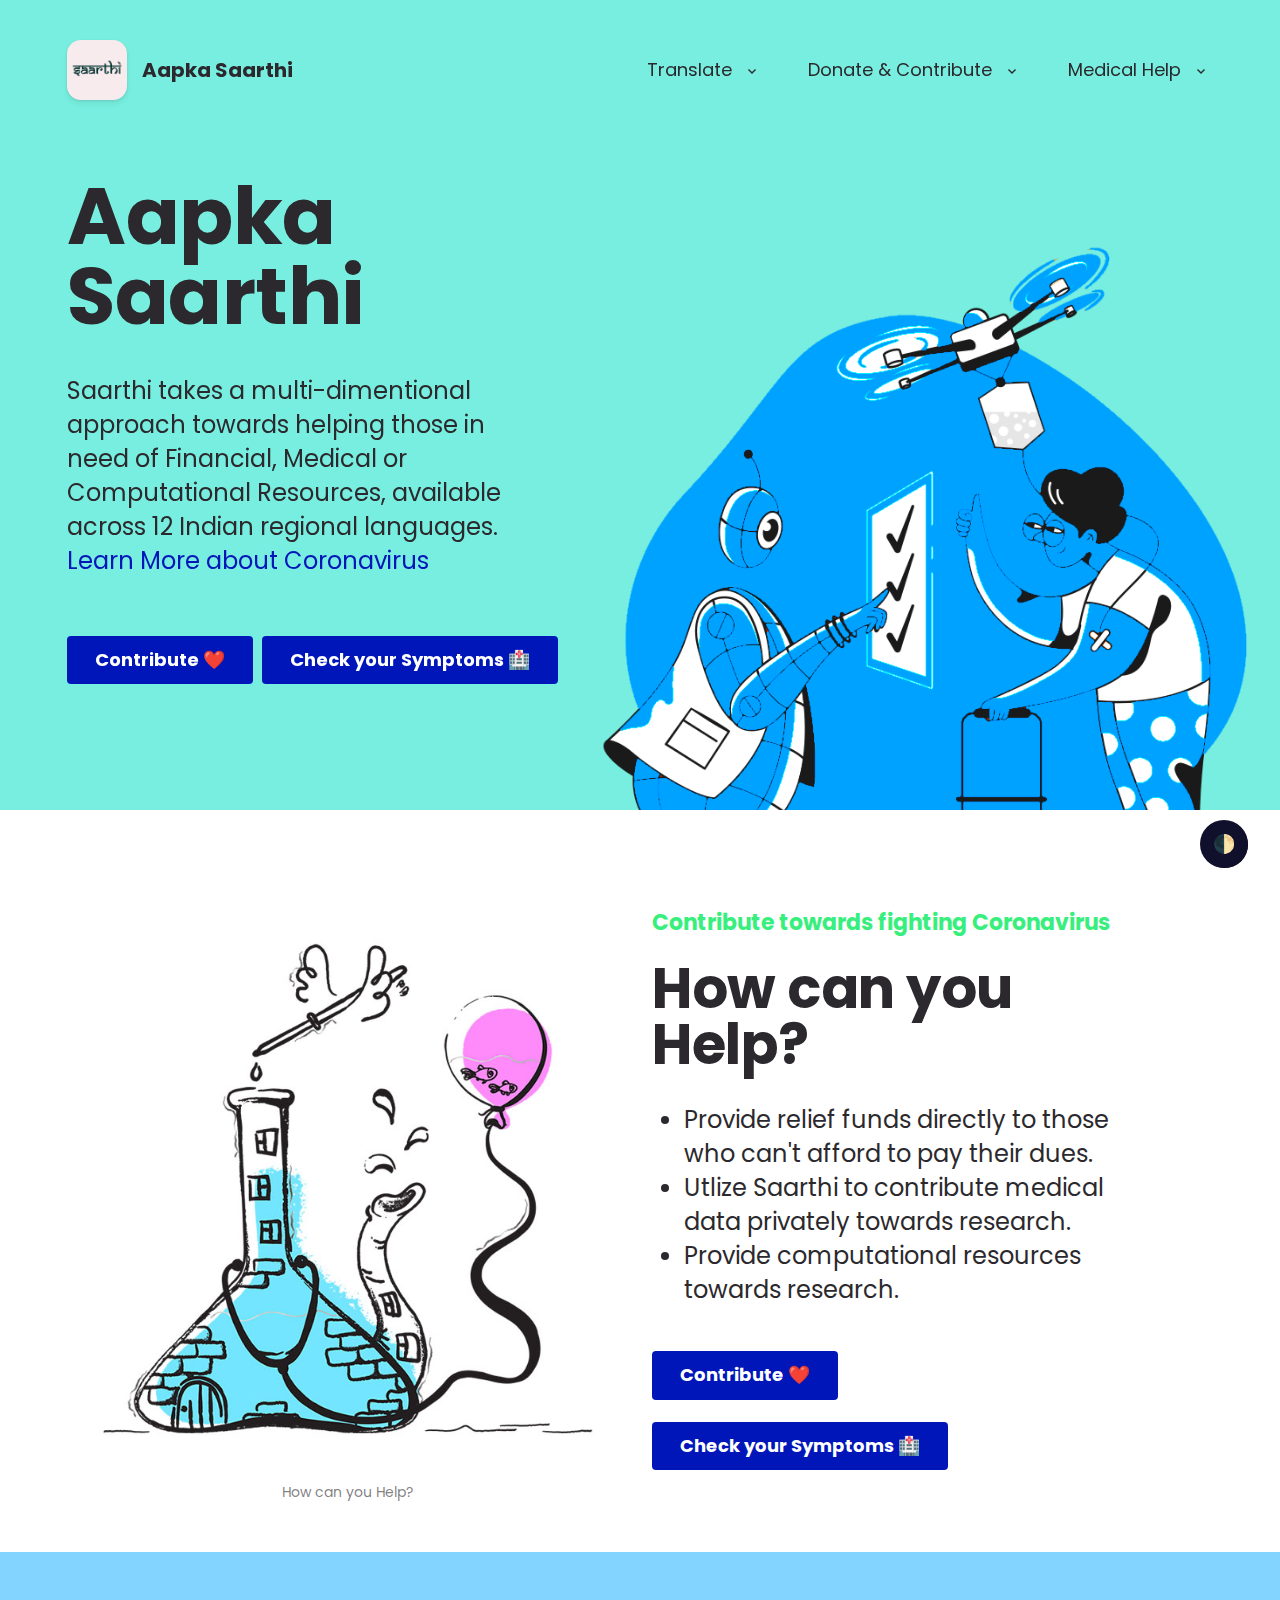
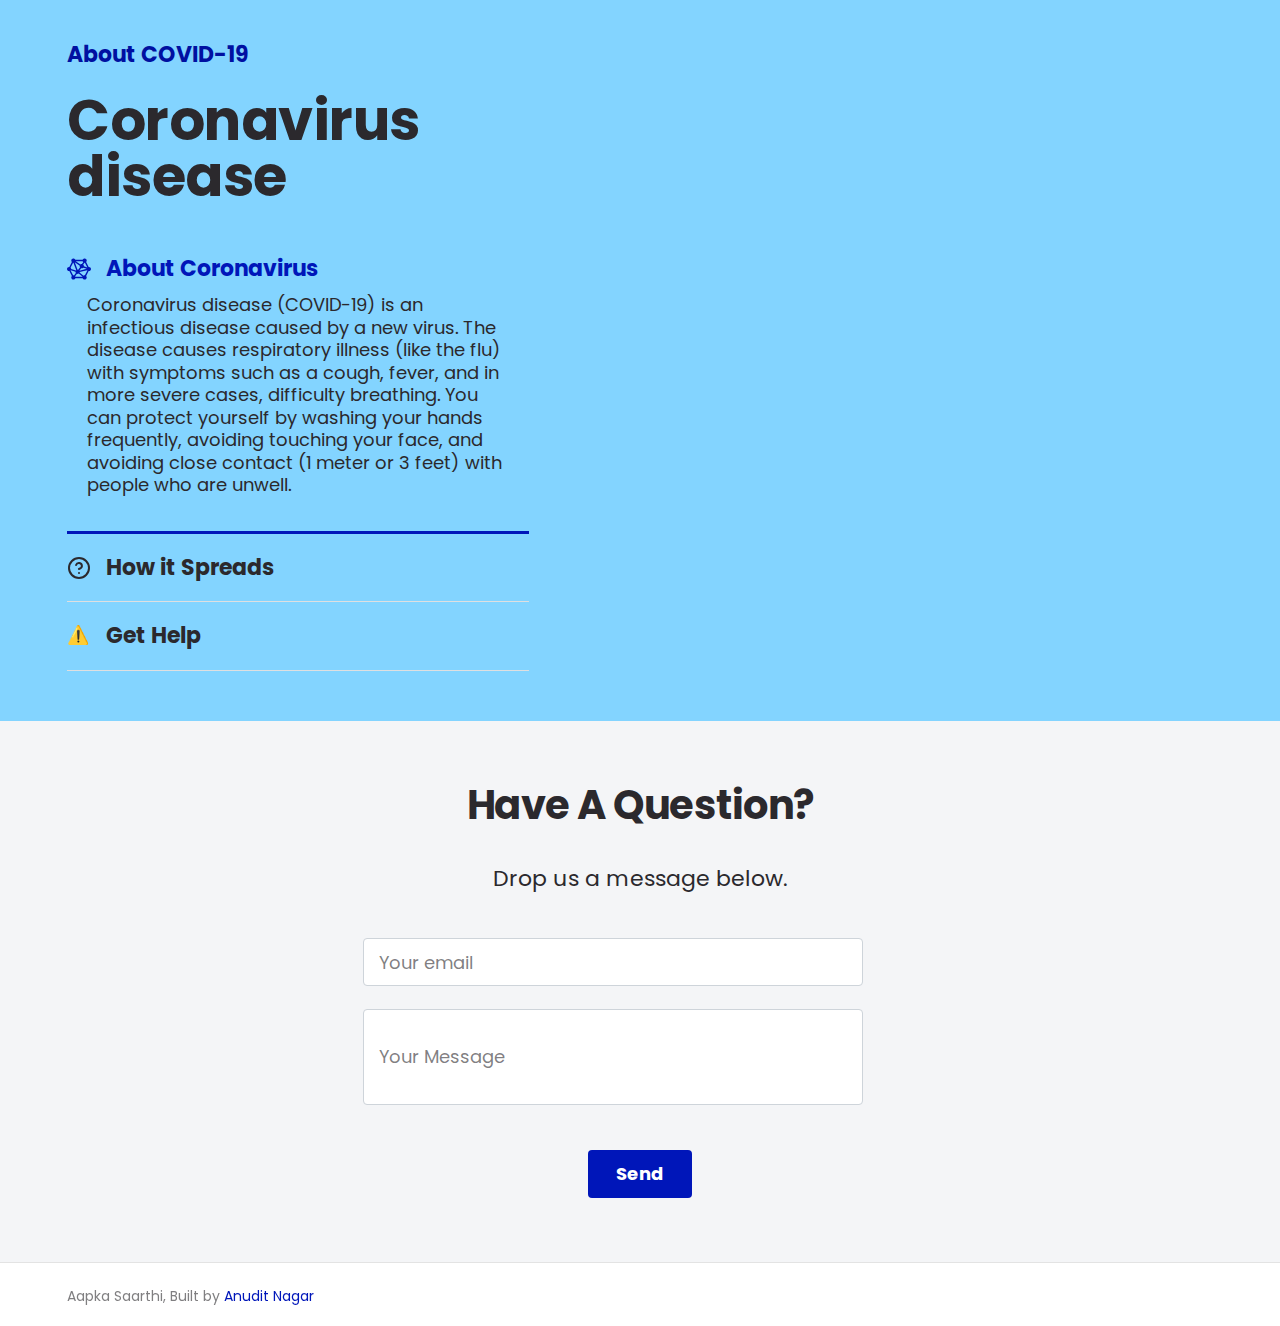
<file: index.html>
<!doctype html>
<html lang="en" style="scroll-behavior: smooth;">
  <head>
    <meta charset="utf-8">
    <title>Aapka Saarthi</title>
    <meta http-equiv="X-UA-Compatible" content="IE=Edge">
    <meta name="viewport" content="width=device-width, initial-scale=1">

    <link rel="shortcut icon" href="/icons/favicon.ico">
    <meta name="apple-mobile-web-app-title" content="Aapka Saarthi">
    <meta name="application-name" content="Aapka Saarthi">
    <meta name="msapplication-TileColor" content="#ffffff">
    <meta name="msapplication-TileImage" content="/icons/mstile-144x144.png">
    <meta name="msapplication-config" content="/icons/browserconfig.xml">
    <link rel="apple-touch-icon" sizes="57x57" href="/icons/apple-icon-57x57.png">
    <link rel="apple-touch-icon" sizes="60x60" href="/icons/apple-icon-60x60.png">
    <link rel="apple-touch-icon" sizes="72x72" href="/icons/apple-icon-72x72.png">
    <link rel="apple-touch-icon" sizes="76x76" href="/icons/apple-icon-76x76.png">
    <link rel="apple-touch-icon" sizes="114x114" href="/icons/apple-icon-114x114.png">
    <link rel="apple-touch-icon" sizes="120x120" href="/icons/apple-icon-120x120.png">
    <link rel="apple-touch-icon" sizes="144x144" href="/icons/apple-icon-144x144.png">
    <link rel="apple-touch-icon" sizes="152x152" href="/icons/apple-icon-152x152.png">
    <link rel="apple-touch-icon" sizes="180x180" href="/icons/apple-icon-180x180.png">
    <link rel="icon" type="image/png" sizes="192x192"  href="/icons/android-icon-192x192.png">
    <link rel="icon" type="image/png" sizes="32x32" href="/icons/favicon-32x32.png">
    <link rel="icon" type="image/png" sizes="96x96" href="/icons/favicon-96x96.png">
    <link rel="icon" type="image/png" sizes="16x16" href="/icons/favicon-16x16.png">
    <link rel="manifest" href="manifest.json">
    <meta name="msapplication-TileColor" content="#38EF7D">
    <meta name="msapplication-TileImage" content="/icons/ms-icon-144x144.png">
    <meta name="theme-color" content="#38EF7D">

    <link href="https://fonts.googleapis.com/css?family=Poppins:400,700" rel="stylesheet">
    <link rel="stylesheet" media="all" href="css/bootstrap.min.css">
    <link rel="stylesheet" media="all" href="css/saarthi.css">
    <link rel="stylesheet" media="all" href="css/custom.css">

    <style>
      .darkmode-layer {
        z-index: 60 !important;
      }
      .darkmode-toggle{
        z-index: 100 !important;
      }
    </style>

  </head>
  <body>
    <div class="page">
      <header class="header header-main">
        <div class="container">
          <nav class="navbar navbar-expand-lg">
            <a class="navbar-brand" href="dashboard.html">
              <div class="navbar-logo">
                <img class="navbar-pic" src="icons/favicon.png" alt="Saarthi Icon">
              </div>
              <div class="navbar-group">
                <div class="navbar-title">Aapka Saarthi</div>
              </div>
            </a>
            <button class="navbar-toggler" type="button" data-toggle="collapse" data-target="#navbarDropdown" aria-controls="navbarDropdown" aria-expanded="false" aria-label="Toggle navigation">
              <span class="navbar-toggler-icon"></span>
            </button>
            <div class="collapse navbar-collapse" id="navbarDropdown">
              <ul class="navbar-nav">
                <li class="nav-item">
                  <a class="nav-link nav-link-drop" href="#">
                    <span>Translate</span>
                    <svg class="nav-arrow" xmlns="http://www.w3.org/2000/svg" width="8" height="5" viewBox="0 0 8 5">
                      <polygon points=".94 0 4 3.09 7.06 0 8 .951 4 5 0 .951" />
                    </svg>
                  </a>
                  <div class="nav-drop">
                    <div class="row" style="cursor: pointer;">
                      <div class="col-md-3">
                        <a class="nav-group" id="t-english" onClick="window.location.reload()">
                          <div class="nav-title skip-translate">English</div>
                        </a>
                      </div>
                      <div class="col-md-3">
                        <a class="nav-group" id="t-hindi" onClick="translatePage('hi')">
                          <div class="nav-title skip-translate">हिंदी</div>
                        </a>
                      </div>
                      <div class="col-md-3">
                        <a class="nav-group" id="t-bengali" onClick="translatePage('bn')">
                          <div class="nav-title skip-translate">বাঙ্গালী</div>
                        </a>
                      </div>
                      <div class="col-md-3">
                        <a class="nav-group" id="t-marathi" onClick="translatePage('mr')">
                          <div class="nav-title skip-translate">मराठी</div>
                        </a>
                      </div>
                      <div class="col-md-3">
                        <a class="nav-group" id="t-gujarati" onClick="translatePage('gu')">
                          <div class="nav-title skip-translate">ગુજરાતી</div>
                        </a>
                      </div>
                      <div class="col-md-3">
                        <a class="nav-group" id="t-malayalam" onClick="translatePage('ml')">
                          <div class="nav-title skip-translate" >മലയാളം</div>
                        </a>
                      </div>
                      <div class="col-md-3">
                        <a class="nav-group" id="t-punjabi" onClick="translatePage('pa')">
                          <div class="nav-title skip-translate">ਪੰਜਾਬੀ</div>
                        </a>
                      </div>
                      <div class="col-md-3">
                        <a class="nav-group" id="t-tamil" onClick="translatePage('ta')">
                          <div class="nav-title skip-translate">தமிழ்</div>
                        </a>
                      </div>
                      <div class="col-md-3">
                        <a class="nav-group" id="t-telugu" onClick="translatePage('te')">
                          <div class="nav-title skip-translate">తెలుగు</div>
                        </a>
                      </div>
                      <div class="col-md-3">
                        <a class="nav-group" id="t-urdu" onClick="translatePage('ur')">
                          <div class="nav-title skip-translate">اردو</div>
                        </a>
                      </div>
                      <div class="col-md-3">
                        <a class="nav-group" id="t-arabic" onClick="translatePage('ar')">
                          <div class="nav-title skip-translate">عربى</div>
                        </a>
                      </div>
                    </div>
                  </div>
                </li>
                <li class="nav-item">
                  <a class="nav-link nav-link-drop" href="#">
                    <span>Donate & Contribute</span>
                    <svg class="nav-arrow" xmlns="http://www.w3.org/2000/svg" width="8" height="5" viewBox="0 0 8 5">
                      <polygon points=".94 0 4 3.09 7.06 0 8 .951 4 5 0 .951" />
                    </svg>
                  </a>
                  <div class="nav-drop">
                    <div class="row">

                      <div class="col-md-6">
                        <a class="nav-group" href="donate-fund.html">
                          <div class="nav-title">Donate to a Relief Fund</div>
                          <div class="nav-text">Provide Hostipals with monetory relief directly, to help combat this pandemic.</div>
                        </a>
                      </div>
                      <div class="col-md-6">
                        <a class="nav-group" href="donate-campaign.html">
                          <div class="nav-title">Donate to a Campaign</div>
                          <div class="nav-text">Provide Hostipals with monetory relief directly, to help combat this pandemic.</div>
                        </a>
                      </div>
                      <!-- <div class="col-md-6">
                        <a class="nav-group" href="https://github.com/aapkasaarthi/node" target="_blank">
                          <div class="nav-title">Contribute Resources</div>
                          <div class="nav-text">Contribute spare computing power or datasets towards research.</div>
                        </a>
                      </div>
                      <div class="col-md-6">
                        <a class="nav-group" href="contributors.html">
                          <div class="nav-title">View Contributors</div>
                          <div class="nav-text">View the devices connected to the network, helping power Saarthi.</div>
                        </a>
                      </div> -->
                    </div>
                  </div>
                </li>
                <li class="nav-item">
                  <a class="nav-link nav-link-drop" href="#">
                    <span>Medical Help</span>
                    <svg class="nav-arrow" xmlns="http://www.w3.org/2000/svg" width="8" height="5" viewBox="0 0 8 5">
                      <polygon points=".94 0 4 3.09 7.06 0 8 .951 4 5 0 .951" />
                    </svg>
                  </a>
                  <div class="nav-drop">
                    <div class="row">
                      <div class="col-md-6">
                        <a class="nav-group" href="store.html">
                          <div class="nav-title">Store Medical Records</div>
                          <div class="nav-text">Provide Hostipals with monetory relief directly, to help combat this pandemic.</div>
                        </a>
                      </div>
                      <div class="col-md-6">
                        <a class="nav-group" href="medical-history.html">
                          <div class="nav-title">View Medical History</div>
                          <div class="nav-text">Provide Hostipals with monetory relief directly, to help combat this pandemic.</div>
                        </a>
                      </div>
                      <div class="col-md-6">
                        <a class="nav-group" href="reports.html">
                          <div class="nav-title">Anonymous Reports</div>
                          <div class="nav-text">View live anonymous whistleblower reports across the globe safeguarded by Ethereum</div>
                        </a>
                      </div>
                      <div class="col-md-6">
                        <a class="nav-group" href="contribute-research.html">
                          <div class="nav-title">Contribute towards Research</div>
                          <div class="nav-text">Provide Hostipals with monetory relief directly, to help combat this pandemic.</div>
                        </a>
                      </div>
                    </div>
                  </div>
                </li>
              </ul>
            </div>
          </nav>
        </div>
      </header>


      <div class="inner">
        <div class="section section-main" style="background: #77EEDF">
          <div class="container">
            <div class="section-body">
              <h1 class="title">Aapka<br/> Saarthi</h1>
              <div class="text">
                <span>Saarthi </span>takes a multi-dimentional approach towards helping those in need of Financial, Medical or Computational Resources, available across 12 Indian regional languages.
                <a href="#aboutcorona" style="text-decoration: none;">Learn More about Coronavirus</a>
              </div>
              <div class="btn-group-simple">
                <a href="dashboard.html" style="text-decoration: none;"><button class="btn btn-primary">Contribute ❤️</button></a>
                <a href="dashboard.html" style="text-decoration: none;"><button class="btn btn-primary">Check your Symptoms 🏥</button></a>
              </div>
              <div class="preview">
                <img class="preview-pic" src="img/healthcare.png" alt="saarthi">
              </div>
            </div>
          </div>
        </div>
        <div class="section">
          <div class="container">
            <div class="row">
              <div class="col-md-6 mt-5">
                <figure class="preview">
                  <img class="preview-pic" src="img/help.jpg" alt="How can you Help?">
                  <figcaption class="preview-figcaption">How can you Help?</figcaption>
                </figure>
              </div>
              <div class="col-md-6 mt-5 mb-5 mb-lg-0">
                <div class="wrap">
                  <div class="theme" style="color: #38EF7D">Contribute towards fighting Coronavirus</div>
                  <div class="title title-2">How can you Help?</div>
                  <div class="text">
                    <ul>
                      <li>Provide relief funds directly to those who can't afford to pay their dues.</li>
                      <li>Utlize Saarthi to contribute medical data privately towards research.</li>
                      <li>Provide computational resources towards research.</li>
                    </ul>
                  </div>
                  <a class="btn btn-primary" href="dashboard.html">Contribute ❤️</a><br><br>
                  <a class="btn btn-primary" href="dashboard.html">Check your Symptoms 🏥</a>
                </div>
              </div>
            </div>
          </div>
        </div>
        <a name="aboutcorona"></a>
        <div class="section section-with-logos" style="background-color: #83d4ff;">
          <div class="container">

            <div class="row">
              <div class="col-md-6 mt-5 mb-5 mb-lg-0">
                <div class="wrap">
                  <div class="theme" style="color: #0010a1">About COVID-19</div>
                  <h2 class="title title-2">Coronavirus disease</h2>
                  <div class="accordion">
                    <div class="accordion-item active">
                      <div class="accordion-head">
                        <div class="accordion-icon">
                          <svg version="1.1" id="Capa_1" xmlns="http://www.w3.org/2000/svg" xmlns:xlink="http://www.w3.org/1999/xlink" x="0px" y="0px"
                              viewBox="0 0 512 512" style="enable-background:new 0 0 512 512;" xml:space="preserve">
                              <g>
                                <path d="M467,211c-1.868,0-3.646,0.33-5.453,0.551l-53.2-104.401C416.144,99.055,421,88.101,421,76c0-24.814-20.186-45-45-45
                                  c-19.53,0-36.024,12.578-42.237,30H178.237C172.024,43.578,155.53,31,136,31c-24.814,0-45,20.186-45,45
                                  c0,12.101,4.856,23.055,12.653,31.15l-53.2,104.401C48.646,211.33,46.868,211,45,211c-24.814,0-45,20.186-45,45
                                  c0,24.814,20.186,45,45,45c1.868,0,3.646-0.33,5.453-0.551l53.2,104.401C95.856,412.945,91,423.899,91,436
                                  c0,24.814,20.186,45,45,45c19.53,0,36.024-12.578,42.237-30h155.526c6.213,17.422,22.707,30,42.237,30c24.814,0,45-20.186,45-45
                                  c0-12.101-4.856-23.055-12.653-31.15l53.2-104.401C463.354,300.67,465.132,301,467,301c24.814,0,45-20.186,45-45
                                  C512,231.186,491.814,211,467,211z M376,121c1.868,0,3.646-0.33,5.453-0.551l53.185,104.372l-74.01-25.137
                                  c0.103-1.236,0.372-2.422,0.372-3.684c0-13.542-6.138-25.56-15.632-33.816l30.311-41.217C375.789,120.967,375.89,121,376,121z
                                  M421.346,251.963l-157.87,39.212c-0.016-0.026-0.027-0.059-0.046-0.084l39.24-52.335c4.239,1.328,8.659,2.245,13.33,2.245
                                  c12.704,0,24.141-5.338,32.331-13.832L421.346,251.963z M333.763,91c2.628,7.366,7.081,13.782,12.869,18.816l-30.311,41.217
                                  c-0.11,0-0.211-0.033-0.32-0.033c-10.091,0-19.316,3.457-26.829,9.088L185.541,91H333.763z M272.509,185.034
                                  C271.617,188.564,271,192.197,271,196c0,9.212,2.802,17.77,7.57,24.91l-39.24,52.335C235.091,271.917,230.671,271,226,271
                                  c-0.28,0-0.536,0.077-0.815,0.082l-58.808-156.804L272.509,185.034z M130.548,120.45c1.806,0.22,3.584,0.55,5.452,0.55
                                  c0.28,0,0.536-0.077,0.815-0.082l60.324,160.847c-2.371,2.001-4.521,4.215-6.436,6.66L89.916,255.171
                                  c-0.22-11.766-4.955-22.416-12.568-30.32L130.548,120.45z M149.329,393.245C145.091,391.917,140.671,391,136,391
                                  c-1.868,0-3.646,0.33-5.453,0.551l-53.2-104.401c1.071-1.113,1.996-2.357,2.95-3.574l100.787,33.254
                                  c0.167,8.89,2.864,17.161,7.485,24.08L149.329,393.245z M178.237,421c-1.249-3.503-2.774-6.866-4.807-9.91l39.24-52.335
                                  c4.239,1.328,8.659,2.245,13.33,2.245c8.694,0,16.745-2.589,23.633-6.876L333.223,421H178.237z M381.454,391.55
                                  c-1.808-0.22-3.586-0.55-5.454-0.55c-8.694,0-16.745,2.589-23.633,6.876l-84.023-67.222c1.144-3.296,1.873-6.751,2.221-10.344
                                  l158.96-39.485c1.509,2.269,3.245,4.369,5.129,6.324L381.454,391.55z"/>
                              </g>
                            </svg>
                        </div>
                        <div class="accordion-title">About Coronavirus</div>
                      </div>
                      <div class="accordion-body">
                        <div class="accordion-text">Coronavirus disease (COVID-19) is an infectious disease caused by a new virus.
                          The disease causes respiratory illness (like the flu) with symptoms such as a cough, fever, and in more severe cases, difficulty breathing. You can protect yourself by washing your hands frequently, avoiding touching your face, and avoiding close contact (1 meter or 3 feet) with people who are unwell.</div>
                        <div class="accordion-preview">
                          <img class="accordion-pic" src="img/about.png" alt="">
                        </div>
                      </div>
                    </div>
                    <div class="accordion-item">
                      <div class="accordion-head">
                        <div class="accordion-icon">
                          <!-- <svg height="512pt" viewBox="-116 0 512 512" width="512pt" xmlns="http://www.w3.org/2000/svg"><path d="m140.28125 333.582031-140.28125-66.734375 140.28125 245.152344 140.285156-245.152344zm0 0"/><path d="m265.289062 217.117188-125.007812-217.117188-125.148438 217.367188 125.148438-59.367188zm0 0"/><path d="m25.980469 245.535156 114.300781 54.140625 114.492188-54.230469-114.492188-54.136718zm0 0"/></svg> -->

                          <svg xmlns="http://www.w3.org/2000/svg"  viewBox="0 0 24 24" fill="none" stroke="currentColor" stroke-width="2" stroke-linecap="round" stroke-linejoin="round" class="feather feather-help-circle"><circle cx="12" cy="12" r="10"></circle><path d="M9.09 9a3 3 0 0 1 5.83 1c0 2-3 3-3 3"></path><line x1="12" y1="17" x2="12" y2="17"></line></svg>
                        </div>
                        <div class="accordion-title">How it Spreads</div>
                      </div>
                      <div class="accordion-body">
                        <div class="accordion-text">Coronavirus disease spreads primarily through contact with an infected person when they cough or sneeze. It also spreads when a person touches a surface or object that has the virus on it, then touches their eyes, nose, or mouth.</div>
                        <div class="accordion-preview">
                          <img class="accordion-pic" src="img/spread.png"
                           alt="">
                        </div>
                      </div>
                    </div>
                    <div class="accordion-item">
                      <div class="accordion-head">
                        <div class="accordion-icon">
                          ⚠️</div>
                        <div class="accordion-title">Get Help</div>
                      </div>
                      <div class="accordion-body">
                        <div class="accordion-text">
                          People may be sick with the virus for 1 to 14 days before developing symptoms. The most common symptoms of coronavirus disease (COVID-19) are fever, tiredness, and dry cough. Most people (about 80%) recover from the disease without needing special treatment.
                          Visit <a href="https://www.mohfw.gov.in/">https://www.mohfw.gov.in/</a> to get help.</div>
                        <div class="accordion-preview">
                          <img class="accordion-pic" src="img/help2.png"
                           alt="">
                        </div>
                      </div>
                    </div>
                  </div>
                </div>
              </div>
            </div>
          </div>
        </div>

      </div>
      <div class="section section-sm section-gray">
        <div class="container">
          <div class="center" style="margin-bottom:20px">
            <div class="title title-3">Have A Question?</div>
            <div class="text text-sm">Drop us a message below.</div>
          </div>

          <form class="col center" style="margin-bottom: 0px;" name="Landing - Message Form" netlify>
            <div class="row form-group" style="max-width: 500px;margin: 0px;">
              <input class="form-control" type="email" placeholder="Your email" required="" name = "email">
            </div>
            <br/>
            <div class="row form-group" style="max-width: 500px;margin: 0px;">
              <input class="form-control" type="text" placeholder="Your Message" required="" style="height: 96px;"  name="message">
            </div>
            <br/><br/>
            <button class="btn btn-primary" type="submit">Send</button>
          </form>

        </div>
      </div>
      <footer class="footer">
        <div class="footer-down" style="padding-top: 10px;">
          <div class="container">
            <div class="row align-items-center">
              <div class="col-lg-6">
                <nav class="footer-nav">
                  <p class="preview-figcaption">Aapka Saarthi, Built by <a href="https://anudit.dev" target="_blank">Anudit Nagar</a></p>
                </nav>
              </div>
            </div>
          </div>
        </div>
      </footer>
    </div>

    <script src="js/lib/jquery-3.5.1.slim.min.js"></script>
    <script src="js/lib/bootstrap.min.js"></script>
    <script src="js/saarthi.js"></script>
    <script src="js/translate.js"></script>
    <script src="js/lib/darkmode-js.min.js"></script>
    <script>
    var options = {
      bottom: '32px',
      left: 'unset',
      right: '32px',
      time: '0.5s',
      mixColor: '#fff',
      backgroundColor: '#fff',
      buttonColorDark: '#100f2c',
      buttonColorLight: '#fff',
      saveInCookies: true,
      label: '🌓',
      autoMatchOsTheme: false
    }
    const darkmode = new Darkmode(options);
    darkmode.showWidget();

    if ('serviceWorker' in navigator) {
      navigator.serviceWorker.register('serviceworker.js', {scope: '/'})
      .then((reg) => {
        // registration worked
        console.log('Registration succeeded. Scope is ' + reg.scope);
      }).catch((error) => {
        // registration failed
        console.log('Registration failed with ' + error);
      });
    }

    </script>

  </body>


</html>
</file>
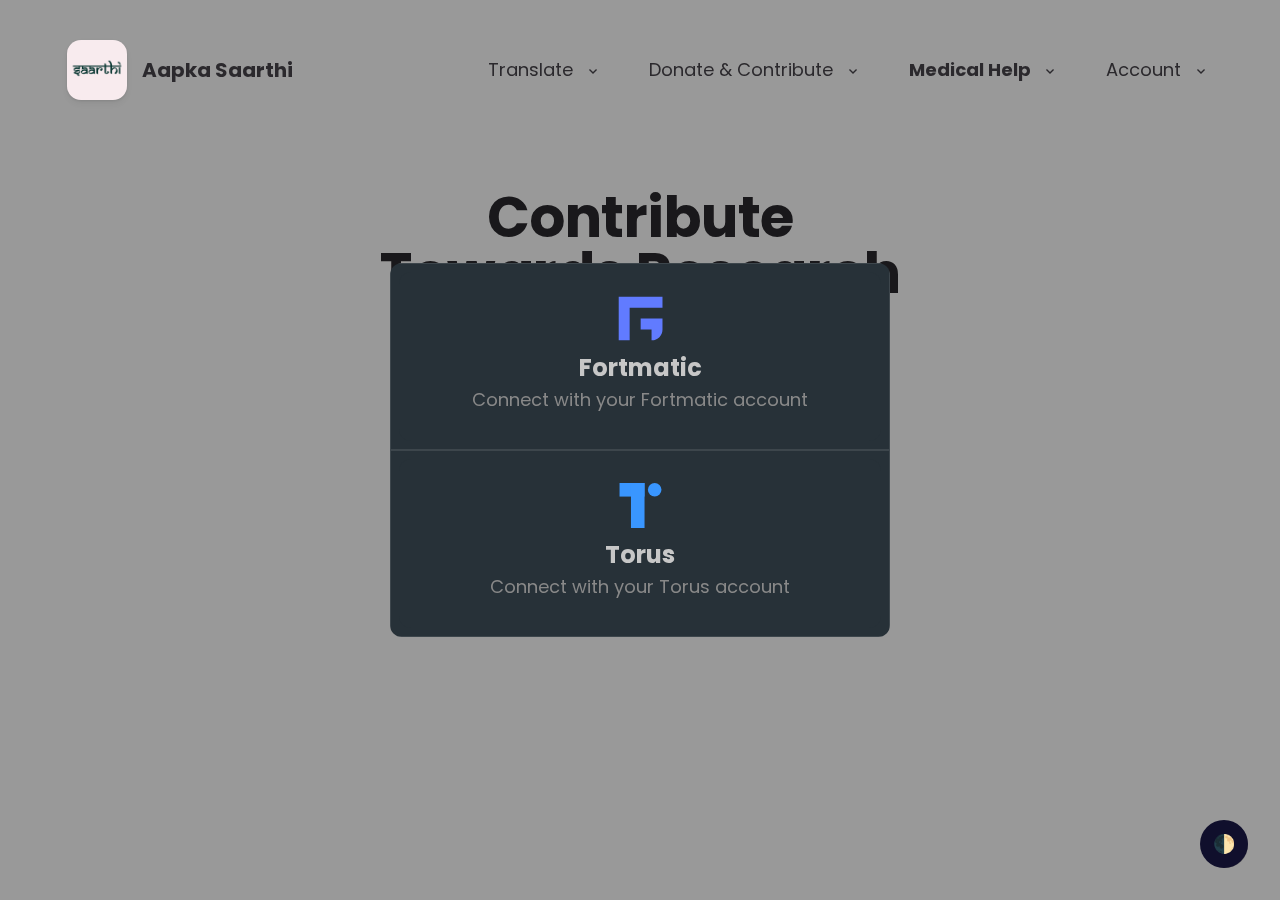
<file: contribute-research.html>
<!doctype html>
<html lang="en">
  <head>
    <meta charset="utf-8">
    <title>Aapka Saarthi</title>
    <meta http-equiv="X-UA-Compatible" content="IE=Edge">
    <meta name="viewport" content="width=device-width, initial-scale=1">

    <link rel="shortcut icon" href="/icons/favicon.ico">
    <meta name="apple-mobile-web-app-title" content="Aapka Saarthi">
    <meta name="application-name" content="Aapka Saarthi">
    <meta name="msapplication-TileColor" content="#ffffff">
    <meta name="msapplication-TileImage" content="/icons/mstile-144x144.png">
    <meta name="msapplication-config" content="/icons/browserconfig.xml">
    <link rel="apple-touch-icon" sizes="57x57" href="/icons/apple-icon-57x57.png">
    <link rel="apple-touch-icon" sizes="60x60" href="/icons/apple-icon-60x60.png">
    <link rel="apple-touch-icon" sizes="72x72" href="/icons/apple-icon-72x72.png">
    <link rel="apple-touch-icon" sizes="76x76" href="/icons/apple-icon-76x76.png">
    <link rel="apple-touch-icon" sizes="114x114" href="/icons/apple-icon-114x114.png">
    <link rel="apple-touch-icon" sizes="120x120" href="/icons/apple-icon-120x120.png">
    <link rel="apple-touch-icon" sizes="144x144" href="/icons/apple-icon-144x144.png">
    <link rel="apple-touch-icon" sizes="152x152" href="/icons/apple-icon-152x152.png">
    <link rel="apple-touch-icon" sizes="180x180" href="/icons/apple-icon-180x180.png">
    <link rel="icon" type="image/png" sizes="192x192"  href="/icons/android-icon-192x192.png">
    <link rel="icon" type="image/png" sizes="32x32" href="/icons/favicon-32x32.png">
    <link rel="icon" type="image/png" sizes="96x96" href="/icons/favicon-96x96.png">
    <link rel="icon" type="image/png" sizes="16x16" href="/icons/favicon-16x16.png">
    <link rel="manifest" href="manifest.json">
    <meta name="msapplication-TileColor" content="#38EF7D">
    <meta name="msapplication-TileImage" content="/icons/ms-icon-144x144.png">
    <meta name="theme-color" content="#38EF7D">

    <link href="https://fonts.googleapis.com/css?family=Poppins:400,700" rel="stylesheet">
    <link rel="stylesheet" media="all" href="css/bootstrap.min.css">
    <link rel="stylesheet" media="all" href="css/saarthi.css">
    <link rel="stylesheet" media="all" href="css/custom.css">

    <style>
      .darkmode-layer {
        z-index: 60 !important;
      }
      .darkmode-toggle{
        z-index: 61 !important;
      }
    </style>

  </head>
  <body>
    <div class="page">
      <header class="header header-main">
        <div class="container">
          <nav class="navbar navbar-expand-lg">
            <a class="navbar-brand" href="dashboard.html">
              <div class="navbar-logo">
                <img class="navbar-pic" src="icons/favicon.png" alt="Saarthi Icon">
              </div>
              <div class="navbar-group">
                <div class="navbar-title">Aapka Saarthi</div>
              </div>
            </a>
            <button class="navbar-toggler" type="button" data-toggle="collapse" data-target="#navbarDropdown" aria-controls="navbarDropdown" aria-expanded="false" aria-label="Toggle navigation">
              <span class="navbar-toggler-icon"></span>
            </button>
            <div class="collapse navbar-collapse" id="navbarDropdown">
              <ul class="navbar-nav">
                <li class="nav-item">
                  <a class="nav-link nav-link-drop" href="#">
                    <span>Translate</span>
                    <svg class="nav-arrow" xmlns="http://www.w3.org/2000/svg" width="8" height="5" viewBox="0 0 8 5">
                      <polygon points=".94 0 4 3.09 7.06 0 8 .951 4 5 0 .951" />
                    </svg>
                  </a>
                  <div class="nav-drop">
                    <div class="row" style="cursor: pointer;">
                      <div class="col-md-3">
                        <a class="nav-group" id="t-english" onClick="window.location.reload()">
                          <div class="nav-title skip-translate">English</div>
                        </a>
                      </div>
                      <div class="col-md-3">
                        <a class="nav-group" id="t-hindi" onClick="translatePage('hi')">
                          <div class="nav-title skip-translate">हिंदी</div>
                        </a>
                      </div>
                      <div class="col-md-3">
                        <a class="nav-group" id="t-bengali" onClick="translatePage('bn')">
                          <div class="nav-title skip-translate">বাঙ্গালী</div>
                        </a>
                      </div>
                      <div class="col-md-3">
                        <a class="nav-group" id="t-marathi" onClick="translatePage('mr')">
                          <div class="nav-title skip-translate">मराठी</div>
                        </a>
                      </div>
                      <div class="col-md-3">
                        <a class="nav-group" id="t-gujarati" onClick="translatePage('gu')">
                          <div class="nav-title skip-translate">ગુજરાતી</div>
                        </a>
                      </div>
                      <div class="col-md-3">
                        <a class="nav-group" id="t-malayalam" onClick="translatePage('ml')">
                          <div class="nav-title skip-translate" >മലയാളം</div>
                        </a>
                      </div>
                      <div class="col-md-3">
                        <a class="nav-group" id="t-punjabi" onClick="translatePage('pa')">
                          <div class="nav-title skip-translate">ਪੰਜਾਬੀ</div>
                        </a>
                      </div>
                      <div class="col-md-3">
                        <a class="nav-group" id="t-tamil" onClick="translatePage('ta')">
                          <div class="nav-title skip-translate">தமிழ்</div>
                        </a>
                      </div>
                      <div class="col-md-3">
                        <a class="nav-group" id="t-telugu" onClick="translatePage('te')">
                          <div class="nav-title skip-translate">తెలుగు</div>
                        </a>
                      </div>
                      <div class="col-md-3">
                        <a class="nav-group" id="t-urdu" onClick="translatePage('ur')">
                          <div class="nav-title skip-translate">اردو</div>
                        </a>
                      </div>
                      <div class="col-md-3">
                        <a class="nav-group" id="t-arabic" onClick="translatePage('ar')">
                          <div class="nav-title skip-translate">عربى</div>
                        </a>
                      </div>
                    </div>
                  </div>
                </li>
                <li class="nav-item">
                  <a class="nav-link nav-link-drop" href="#">
                    <span>Donate & Contribute</span>
                    <svg class="nav-arrow" xmlns="http://www.w3.org/2000/svg" width="8" height="5" viewBox="0 0 8 5">
                      <polygon points=".94 0 4 3.09 7.06 0 8 .951 4 5 0 .951" />
                    </svg>
                  </a>
                  <div class="nav-drop">
                    <div class="row">

                      <div class="col-md-6">
                        <a class="nav-group" href="donate-fund.html">
                          <div class="nav-title">Donate to a Relief Fund</div>
                          <div class="nav-text">Provide Hostipals with monetory relief directly, to help combat this pandemic.</div>
                        </a>
                      </div>
                      <div class="col-md-6">
                        <a class="nav-group" href="donate-campaign.html">
                          <div class="nav-title">Donate to a Campaign</div>
                          <div class="nav-text">Provide Hostipals with monetory relief directly, to help combat this pandemic.</div>
                        </a>
                      </div>
                      <!-- <div class="col-md-6">
                        <a class="nav-group" href="https://github.com/aapkasaarthi/node" target="_blank">
                          <div class="nav-title">Contribute Resources</div>
                          <div class="nav-text">Contribute spare computing power or datasets towards research.</div>
                        </a>
                      </div>
                      <div class="col-md-6">
                        <a class="nav-group" href="contributors.html">
                          <div class="nav-title">View Contributors</div>
                          <div class="nav-text">View the devices connected to the network, helping power Saarthi.</div>
                        </a>
                      </div> -->
                    </div>
                  </div>
                </li>
                <li class="nav-item">
                  <a class="nav-link active nav-link-drop" href="#">
                    <span>Medical Help</span>
                    <svg class="nav-arrow" xmlns="http://www.w3.org/2000/svg" width="8" height="5" viewBox="0 0 8 5">
                      <polygon points=".94 0 4 3.09 7.06 0 8 .951 4 5 0 .951" />
                    </svg>
                  </a>
                  <div class="nav-drop">
                    <div class="row">
                      <div class="col-md-6">
                        <a class="nav-group" href="store.html">
                          <div class="nav-title">Store Medical Records</div>
                          <div class="nav-text">Provide Hostipals with monetory relief directly, to help combat this pandemic.</div>
                        </a>
                      </div>
                      <div class="col-md-6">
                        <a class="nav-group" href="medical-history.html">
                          <div class="nav-title">View Medical History</div>
                          <div class="nav-text">Provide Hostipals with monetory relief directly, to help combat this pandemic.</div>
                        </a>
                      </div>
                      <div class="col-md-6">
                        <a class="nav-group" href="reports.html">
                          <div class="nav-title">Anonymous Reports</div>
                          <div class="nav-text">View live anonymous whistleblower reports across the globe safeguarded by Ethereum</div>
                        </a>
                      </div>
                      <div class="col-md-6">
                        <a class="nav-group" href="contribute-research.html">
                          <div class="nav-title">Contribute towards Research</div>
                          <div class="nav-text">Provide Hostipals with monetory relief directly, to help combat this pandemic.</div>
                        </a>
                      </div>
                    </div>
                  </div>
                </li>
                <li class="nav-item">
                  <a class="nav-link nav-link-drop" href="#">
                    <span>Account</span>
                    <svg class="nav-arrow" xmlns="http://www.w3.org/2000/svg" width="8" height="5" viewBox="0 0 8 5">
                      <polygon points=".94 0 4 3.09 7.06 0 8 .951 4 5 0 .951" />
                    </svg>
                  </a>
                  <div class="nav-drop">
                    <div class="row">
                      <div class="col-md-6">
                        <a class="nav-group" href="store.html">
                          <div class="nav-title" id="userAddress">0x000...000</div>
                          <div class="nav-text">Your Address</div>
                        </a>
                      </div>
                      <div class="col-md-6">
                        <a class="nav-group" href="store.html">
                          <div class="nav-title" id="userBalance">0.00 ETH</div>
                          <div class="nav-text">Your Balance</div>
                        </a>
                      </div>
                    </div>
                  </div>
                </li>
              </ul>
            </div>
          </nav>
        </div>
      </header>


      <div class="inner">
        <div class="section" style="background: #fff">
            <div class="container">
                <div class="center">
                  <div class="title title-2">Contribute Towards Research</div>
                  <div class="title-4" id="statusDetails">Looking up your status..</div>
                  <br/><br/>
                  <div class="btn-group-simple">
                    <button class="btn btn-primary" id="status">Loading..</button>
                  </div>
                </div>
              </div>
        </div>
      </div>
    </div>


      <script src="js/lib/ethers@5.0.26.min.js"></script>
      <script src="js/lib/jquery-3.5.1.slim.min.js"></script>
    <script src="js/lib/bootstrap.min.js"></script>
    <script src="js/lib/sweetalert2@9.js"></script>

      <script type="text/javascript" src="js/providers/web3modal.js"></script>
      <script type="text/javascript" src="js/providers/fortmatic.js"></script>
      <script type="text/javascript" src="js/providers/torus-embed.js"></script>

    <script src="js/saarthi.js"></script>
    <script src="js/globals.js"></script>
    <script src="js/contribute-research.js"></script>
    <script src="js/index.js"></script>
  </body>
  <script src="js/lib/darkmode-js.min.js"></script>
    <script>
      var options = {
        bottom: '32px',
        left: 'unset',
        right: '32px',
        time: '0.5s',
        mixColor: '#fff',
        backgroundColor: '#fff',
        buttonColorDark: '#100f2c',
        buttonColorLight: '#fff',
        saveInCookies: true,
        label: '🌓',
        autoMatchOsTheme: true
      }
      const darkmode = new Darkmode(options);
      darkmode.showWidget();
    </script>
</html>
</file>
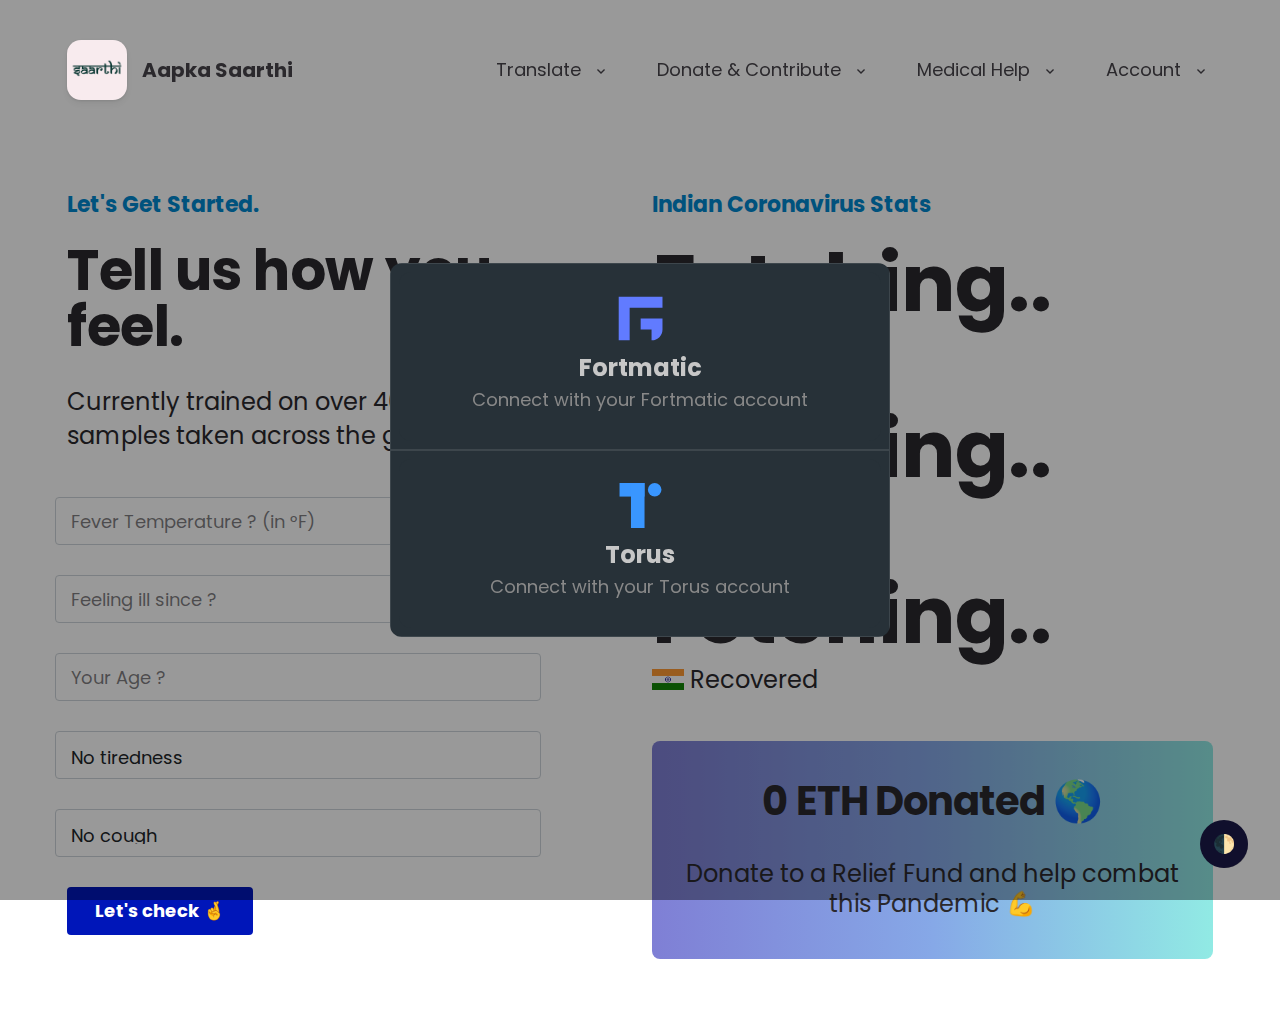
<file: dashboard.html>
<!doctype html>
  <html lang="en">
    <head>
      <meta charset="utf-8">
      <title>Aapka Saarthi</title>
      <meta http-equiv="X-UA-Compatible" content="IE=Edge">
      <meta name="viewport" content="width=device-width, initial-scale=1">

      <link rel="shortcut icon" href="/icons/favicon.ico">
      <meta name="apple-mobile-web-app-title" content="Aapka Saarthi">
      <meta name="application-name" content="Aapka Saarthi">
      <meta name="msapplication-TileColor" content="#ffffff">
      <meta name="msapplication-TileImage" content="/icons/mstile-144x144.png">
      <meta name="msapplication-config" content="/icons/browserconfig.xml">
      <link rel="apple-touch-icon" sizes="57x57" href="/icons/apple-icon-57x57.png">
      <link rel="apple-touch-icon" sizes="60x60" href="/icons/apple-icon-60x60.png">
      <link rel="apple-touch-icon" sizes="72x72" href="/icons/apple-icon-72x72.png">
      <link rel="apple-touch-icon" sizes="76x76" href="/icons/apple-icon-76x76.png">
      <link rel="apple-touch-icon" sizes="114x114" href="/icons/apple-icon-114x114.png">
      <link rel="apple-touch-icon" sizes="120x120" href="/icons/apple-icon-120x120.png">
      <link rel="apple-touch-icon" sizes="144x144" href="/icons/apple-icon-144x144.png">
      <link rel="apple-touch-icon" sizes="152x152" href="/icons/apple-icon-152x152.png">
      <link rel="apple-touch-icon" sizes="180x180" href="/icons/apple-icon-180x180.png">
      <link rel="icon" type="image/png" sizes="192x192"  href="/icons/android-icon-192x192.png">
      <link rel="icon" type="image/png" sizes="32x32" href="/icons/favicon-32x32.png">
      <link rel="icon" type="image/png" sizes="96x96" href="/icons/favicon-96x96.png">
      <link rel="icon" type="image/png" sizes="16x16" href="/icons/favicon-16x16.png">
      <link rel="manifest" href="manifest.json">
      <meta name="msapplication-TileColor" content="#38EF7D">
      <meta name="msapplication-TileImage" content="/icons/ms-icon-144x144.png">
      <meta name="theme-color" content="#38EF7D">

      <link href="https://fonts.googleapis.com/css?family=Poppins:400,700" rel="stylesheet">
      <link rel="stylesheet" media="all" href="css/bootstrap.min.css">
      <link rel="stylesheet" media="all" href="css/saarthi.css">
      <link rel="stylesheet" media="all" href="css/custom.css">
      <style>
        .darkmode-layer {
          z-index: 60 !important;
        }
        .darkmode-toggle{
          z-index: 61 !important;
        }
      </style>
    </head>
    <body>
      <div class="page">
        <header class="header header-main">
          <div class="container">
            <nav class="navbar navbar-expand-lg">
              <a class="navbar-brand" href="dashboard.html">
                <div class="navbar-logo">
                  <img class="navbar-pic" src="icons/favicon.png" alt="Saarthi Icon">
                </div>
                <div class="navbar-group">
                  <div class="navbar-title">Aapka Saarthi</div>
                </div>
              </a>
              <button class="navbar-toggler" type="button" data-toggle="collapse" data-target="#navbarDropdown" aria-controls="navbarDropdown" aria-expanded="false" aria-label="Toggle navigation">
                <span class="navbar-toggler-icon"></span>
              </button>
              <div class="collapse navbar-collapse" id="navbarDropdown">
                <ul class="navbar-nav">
                  <li class="nav-item">
                    <a class="nav-link nav-link-drop" href="#">
                      <span>Translate</span>
                      <svg class="nav-arrow" xmlns="http://www.w3.org/2000/svg" width="8" height="5" viewBox="0 0 8 5">
                        <polygon points=".94 0 4 3.09 7.06 0 8 .951 4 5 0 .951" />
                      </svg>
                    </a>
                    <div class="nav-drop">
                      <div class="row" style="cursor: pointer;">
                        <div class="col-md-3">
                          <a class="nav-group" id="t-english" onClick="window.location.reload()">
                            <div class="nav-title skip-translate">English</div>
                          </a>
                        </div>
                        <div class="col-md-3">
                          <a class="nav-group" id="t-hindi" onClick="translatePage('hi')">
                            <div class="nav-title skip-translate">हिंदी</div>
                          </a>
                        </div>
                        <div class="col-md-3">
                          <a class="nav-group" id="t-bengali" onClick="translatePage('bn')">
                            <div class="nav-title skip-translate">বাঙ্গালী</div>
                          </a>
                        </div>
                        <div class="col-md-3">
                          <a class="nav-group" id="t-marathi" onClick="translatePage('mr')">
                            <div class="nav-title skip-translate">मराठी</div>
                          </a>
                        </div>
                        <div class="col-md-3">
                          <a class="nav-group" id="t-gujarati" onClick="translatePage('gu')">
                            <div class="nav-title skip-translate">ગુજરાતી</div>
                          </a>
                        </div>
                        <div class="col-md-3">
                          <a class="nav-group" id="t-malayalam" onClick="translatePage('ml')">
                            <div class="nav-title skip-translate" >മലയാളം</div>
                          </a>
                        </div>
                        <div class="col-md-3">
                          <a class="nav-group" id="t-punjabi" onClick="translatePage('pa')">
                            <div class="nav-title skip-translate">ਪੰਜਾਬੀ</div>
                          </a>
                        </div>
                        <div class="col-md-3">
                          <a class="nav-group" id="t-tamil" onClick="translatePage('ta')">
                            <div class="nav-title skip-translate">தமிழ்</div>
                          </a>
                        </div>
                        <div class="col-md-3">
                          <a class="nav-group" id="t-telugu" onClick="translatePage('te')">
                            <div class="nav-title skip-translate">తెలుగు</div>
                          </a>
                        </div>
                        <div class="col-md-3">
                          <a class="nav-group" id="t-urdu" onClick="translatePage('ur')">
                            <div class="nav-title skip-translate">اردو</div>
                          </a>
                        </div>
                        <div class="col-md-3">
                          <a class="nav-group" id="t-arabic" onClick="translatePage('ar')">
                            <div class="nav-title skip-translate">عربى</div>
                          </a>
                        </div>
                      </div>
                    </div>
                  </li>
                  <li class="nav-item">
                    <a class="nav-link nav-link-drop" href="#">
                      <span>Donate & Contribute</span>
                      <svg class="nav-arrow" xmlns="http://www.w3.org/2000/svg" width="8" height="5" viewBox="0 0 8 5">
                        <polygon points=".94 0 4 3.09 7.06 0 8 .951 4 5 0 .951" />
                      </svg>
                    </a>
                    <div class="nav-drop">
                      <div class="row">

                        <div class="col-md-6">
                          <a class="nav-group" href="donate-fund.html">
                            <div class="nav-title">Donate to a Relief Fund</div>
                            <div class="nav-text">Provide Hostipals with monetory relief directly, to help combat this pandemic.</div>
                          </a>
                        </div>
                        <div class="col-md-6">
                          <a class="nav-group" href="donate-campaign.html">
                            <div class="nav-title">Donate to a Campaign</div>
                            <div class="nav-text">Provide Hostipals with monetory relief directly, to help combat this pandemic.</div>
                          </a>
                        </div>
                        <div class="col-md-6">
                          <a class="nav-group" href="https://github.com/aapkasaarthi/node" target="_blank">
                            <div class="nav-title">Contribute Resources</div>
                            <div class="nav-text">Contribute spare computing power or datasets towards research.</div>
                          </a>
                        </div>
                        <div class="col-md-6">
                          <a class="nav-group" href="contributors.html">
                            <div class="nav-title">View Contributors</div>
                            <div class="nav-text">View the devices connected to the network, helping power Saarthi.</div>
                          </a>
                        </div>
                      </div>
                    </div>
                  </li>
                  <li class="nav-item">
                    <a class="nav-link nav-link-drop" href="#">
                      <span>Medical Help</span>
                      <svg class="nav-arrow" xmlns="http://www.w3.org/2000/svg" width="8" height="5" viewBox="0 0 8 5">
                        <polygon points=".94 0 4 3.09 7.06 0 8 .951 4 5 0 .951" />
                      </svg>
                    </a>
                    <div class="nav-drop">
                      <div class="row">
                        <div class="col-md-6">
                          <a class="nav-group" href="store.html">
                            <div class="nav-title">Store Medical Records</div>
                            <div class="nav-text">Provide Hostipals with monetory relief directly, to help combat this pandemic.</div>
                          </a>
                        </div>
                        <div class="col-md-6">
                          <a class="nav-group" href="medical-history.html">
                            <div class="nav-title">View Medical History</div>
                            <div class="nav-text">Provide Hostipals with monetory relief directly, to help combat this pandemic.</div>
                          </a>
                        </div>
                        <div class="col-md-6">
                          <a class="nav-group" href="reports.html">
                            <div class="nav-title">Anonymous Reports</div>
                            <div class="nav-text">View live anonymous whistleblower reports across the globe safeguarded by Ethereum</div>
                          </a>
                        </div>
                        <div class="col-md-6">
                          <a class="nav-group" href="contribute-research.html">
                            <div class="nav-title">Contribute towards Research</div>
                            <div class="nav-text">Provide Hostipals with monetory relief directly, to help combat this pandemic.</div>
                          </a>
                        </div>
                      </div>
                    </div>
                  </li>
                  <li class="nav-item">
                    <a class="nav-link nav-link-drop" href="#">
                      <span>Account</span>
                      <svg class="nav-arrow" xmlns="http://www.w3.org/2000/svg" width="8" height="5" viewBox="0 0 8 5">
                        <polygon points=".94 0 4 3.09 7.06 0 8 .951 4 5 0 .951" />
                      </svg>
                    </a>
                    <div class="nav-drop">
                      <div class="row">
                        <div class="col-md-4">
                          <a class="nav-group" href="store.html">
                            <div class="nav-title" id="userAddress">0x000...000</div>
                            <div class="nav-text">Your Address</div>
                          </a>
                        </div>
                        <div class="col-md-4">
                          <a class="nav-group" href="store.html">
                            <div class="nav-title"id="userBalance">0.00 ETH</div>
                            <div class="nav-text">Your Balance</div>
                          </a>
                        </div>
                        <div class="col-md-4">
                          <a class="nav-group" href="#">
                            <div class="nav-title" onclick="logout()">Logout</div>
                            <div class="nav-text">Click to Logout</div>
                          </a>
                        </div>
                      </div>
                    </div>
                  </li>

                </ul>
              </div>
            </nav>
          </div>
        </header>

        <div class="inner">
          <div class="section">
            <div class="container">

                <div class="row">
                    <div class="col-md-6 mb-5 mb-lg-0">
                      <div class="wrap">
                        <div class="theme" style="color: #0189D1">Let's Get Started.</div>
                        <div class="title title-2">Tell us how you feel.</div>
                        <div class="text">Currently trained on over 4000+ samples taken across the globe.</div>

                        <form onsubmit="checkResult(event)">

                            <div class="row form-group" style="max-width: 500px;margin-top: 5px;">
                              <input class="form-control" type="number" placeholder="Fever Temperature ? (in °F)" required="" id="fever">
                            </div>
                            <div class="row form-group" style="max-width: 500px;margin-top: 5px;">
                              <input class="form-control" type="number" placeholder="Feeling ill since ?" required="" id="feverDays">
                            </div>
                            <div class="row form-group" style="max-width: 500px;margin-top: 5px;">
                              <input class="form-control" type="number" placeholder="Your Age ?" required="" id="age">
                            </div>
                            <div class="row form-group" style="max-width: 500px;margin-top: 5px;">
                              <select id="tiredness" name="tiredness" required="" class="form-control" style="height: 48px; padding: 12px 15px; font-family: 'Poppins',sans-serif; font-size: 18px; width: 100%;">
                                <option value="-1">No tiredness</option>
                                <option value="0">Mild tiredness</option>
                                <option value="1">Severe tiredness</option>
                              </select>
                            </div>
                            <div class="row form-group" style="max-width: 500px;margin-top: 5px;">
                              <select id="cough" name="cough"  required="" class="form-control" style="height: 48px; padding: 12px 15px; font-family: 'Poppins',sans-serif; font-size: 18px; width: 100%;">
                                <option value="-1">No cough</option>
                                <option value="0">Mild cough</option>
                                <option value="1">Severe cough</option>
                              </select>
                            </div>

                            <button class="btn btn-primary" id="submit" >Let's check 🤞</button>
                          </form>
                      </div>
                    </div>
                    <div class="col-md-6">
                      <div class="theme" style="color: #0189D1">Indian Coronavirus Stats</div>
                      <div class="title title-1 mb-2" id="statCases">Fetching..</div>
                      <div class="text">
                        <img src="img/icons/in.png" style="width: 32px;padding-bottom: 4px;">
                        Cases
                      </div>
                      <div class="title title-1 mb-2" id="statDeaths">Fetching..</div>
                      <div class="text">
                        <img src="img/icons/in.png" style="width: 32px;padding-bottom: 4px;">
                        Deaths
                      </div>
                      <div class="title title-1 mb-2" id="statRecovered">Fetching..</div>
                      <div class="text">
                        <img src="img/icons/in.png" style="width: 32px;padding-bottom: 4px;">
                        Recovered
                      </div>
                      <div class="card" style="cursor:pointer;min-height: fit-content !important;  background: linear-gradient(to right, #7f7fd5, #86a8e7, #91eae4);" onclick="window.location='/donate-fund.html'">
                        <div class="title title-3"><span id="totDon">0</span> ETH Donated 🌎</div>
                        <div class="card-text">Donate to a Relief Fund and help combat this Pandemic 💪</div>
                      </div>
                    </div>
                  </div>
            </div>
          </div>
        </div>
      </div>

      <script src="js/lib/ethers@5.0.26.min.js"></script>
      <script src="js/lib/jquery-3.5.1.slim.min.js"></script>
      <script src="js/lib/bootstrap.min.js"></script>
      <script src="js/lib/sweetalert2@9.js"></script>

      <script type="text/javascript" src="js/providers/web3modal.js"></script>
      <script type="text/javascript" src="js/providers/fortmatic.js"></script>
      <script type="text/javascript" src="js/providers/torus-embed.js"></script>

      <script src="js/translate.js"></script>
      <script src="js/saarthi.js"></script>

      <script src="js/globals.js"></script>
      <script src="js/dashboard.js"></script>
      <script src="js/index.js"></script>

    </body>
    <script src="js/lib/darkmode-js.min.js"></script>
    <script>
      var options = {
        bottom: '32px',
        left: 'unset',
        right: '32px',
        time: '0.5s',
        mixColor: '#fff',
        backgroundColor: '#fff',
        buttonColorDark: '#100f2c',
        buttonColorLight: '#fff',
        saveInCookies: true,
        label: '🌓',
        autoMatchOsTheme: true
      }
      const darkmode = new Darkmode(options);
      darkmode.showWidget();
    </script>

  </html>
</file>
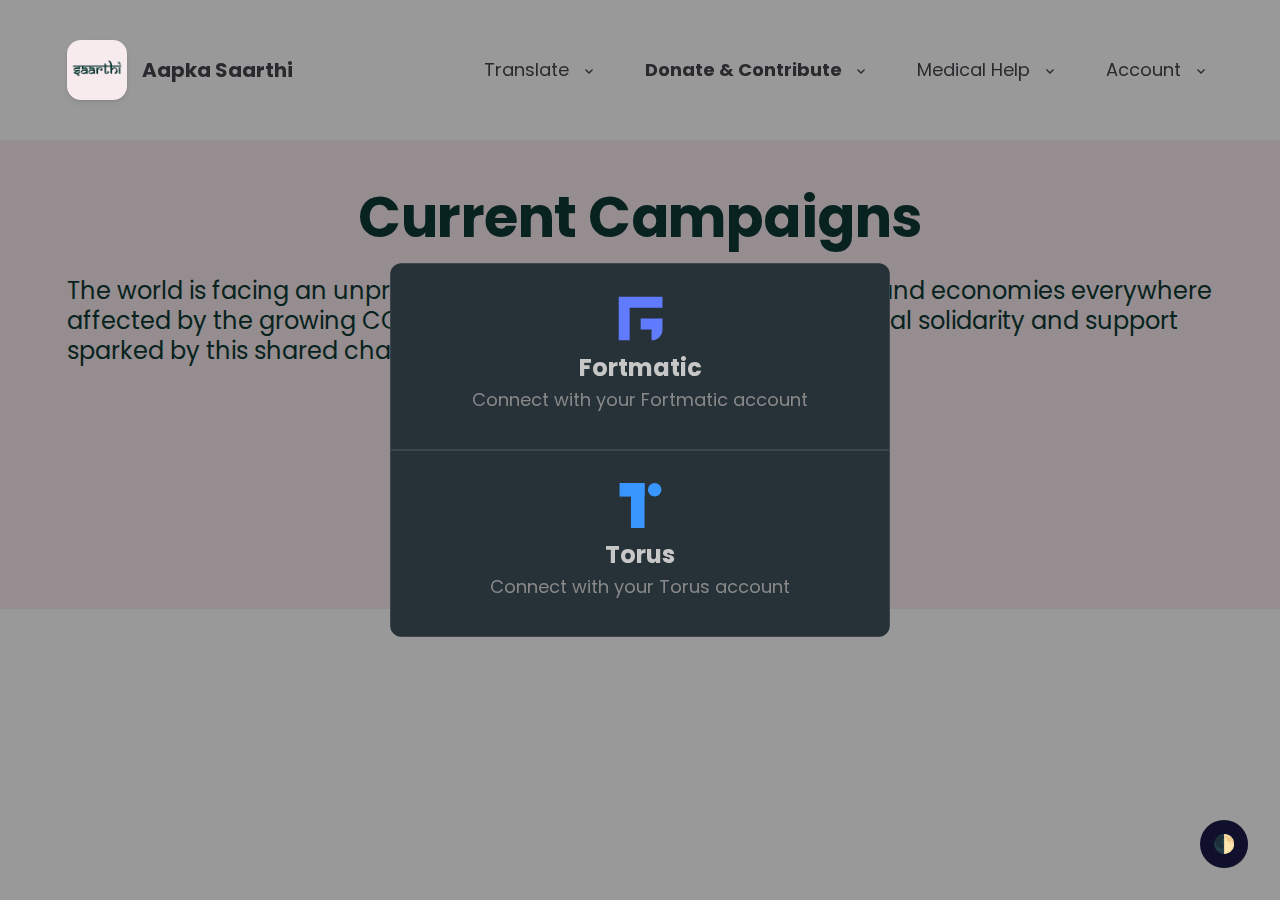
<file: donate-campaign.html>
<!doctype html>
<html lang="en">
    <head>
        <meta charset="utf-8">
        <title>Aapka Saarthi</title>
        <meta http-equiv="X-UA-Compatible" content="IE=Edge">
        <meta name="viewport" content="width=device-width, initial-scale=1">

        <link rel="shortcut icon" href="/icons/favicon.ico">
        <meta name="apple-mobile-web-app-title" content="Aapka Saarthi">
        <meta name="application-name" content="Aapka Saarthi">
        <meta name="msapplication-TileColor" content="#ffffff">
        <meta name="msapplication-TileImage" content="/icons/mstile-144x144.png">
        <meta name="msapplication-config" content="/icons/browserconfig.xml">
        <link rel="apple-touch-icon" sizes="57x57" href="/icons/apple-icon-57x57.png">
        <link rel="apple-touch-icon" sizes="60x60" href="/icons/apple-icon-60x60.png">
        <link rel="apple-touch-icon" sizes="72x72" href="/icons/apple-icon-72x72.png">
        <link rel="apple-touch-icon" sizes="76x76" href="/icons/apple-icon-76x76.png">
        <link rel="apple-touch-icon" sizes="114x114" href="/icons/apple-icon-114x114.png">
        <link rel="apple-touch-icon" sizes="120x120" href="/icons/apple-icon-120x120.png">
        <link rel="apple-touch-icon" sizes="144x144" href="/icons/apple-icon-144x144.png">
        <link rel="apple-touch-icon" sizes="152x152" href="/icons/apple-icon-152x152.png">
        <link rel="apple-touch-icon" sizes="180x180" href="/icons/apple-icon-180x180.png">
        <link rel="icon" type="image/png" sizes="192x192"  href="/icons/android-icon-192x192.png">
        <link rel="icon" type="image/png" sizes="32x32" href="/icons/favicon-32x32.png">
        <link rel="icon" type="image/png" sizes="96x96" href="/icons/favicon-96x96.png">
        <link rel="icon" type="image/png" sizes="16x16" href="/icons/favicon-16x16.png">
        <link rel="manifest" href="manifest.json">
        <meta name="msapplication-TileColor" content="#38EF7D">
        <meta name="msapplication-TileImage" content="/icons/ms-icon-144x144.png">
        <meta name="theme-color" content="#38EF7D">

        <link href="https://fonts.googleapis.com/css?family=Poppins:400,700" rel="stylesheet">
        <link rel="stylesheet" media="all" href="css/bootstrap.min.css">
        <link rel="stylesheet" media="all" href="css/saarthi.css">
        <link rel="stylesheet" media="all" href="css/custom.css">

        <style>
          .darkmode-layer {
            z-index: 60 !important;
          }
          .darkmode-toggle{
            z-index: 61 !important;
          }
        </style>

      </head>
  <body>
    <div class="page">
      <header class="header header-main">
        <div class="container">
          <nav class="navbar navbar-expand-lg">
            <a class="navbar-brand" href="dashboard.html">
              <div class="navbar-logo">
                <img class="navbar-pic" src="icons/favicon.png" alt="Saarthi Icon">
              </div>
              <div class="navbar-group">
                <div class="navbar-title">Aapka Saarthi</div>
              </div>
            </a>
            <button class="navbar-toggler" type="button" data-toggle="collapse" data-target="#navbarDropdown" aria-controls="navbarDropdown" aria-expanded="false" aria-label="Toggle navigation">
              <span class="navbar-toggler-icon"></span>
            </button>
            <div class="collapse navbar-collapse" id="navbarDropdown">
              <ul class="navbar-nav">
                <li class="nav-item">
                  <a class="nav-link nav-link-drop" href="#">
                    <span>Translate</span>
                    <svg class="nav-arrow" xmlns="http://www.w3.org/2000/svg" width="8" height="5" viewBox="0 0 8 5">
                      <polygon points=".94 0 4 3.09 7.06 0 8 .951 4 5 0 .951" />
                    </svg>
                  </a>
                  <div class="nav-drop">
                    <div class="row" style="cursor: pointer;">
                      <div class="col-md-3">
                        <a class="nav-group" id="t-english" onClick="window.location.reload()">
                          <div class="nav-title skip-translate">English</div>
                        </a>
                      </div>
                      <div class="col-md-3">
                        <a class="nav-group" id="t-hindi" onClick="translatePage('hi')">
                          <div class="nav-title skip-translate">हिंदी</div>
                        </a>
                      </div>
                      <div class="col-md-3">
                        <a class="nav-group" id="t-bengali" onClick="translatePage('bn')">
                          <div class="nav-title skip-translate">বাঙ্গালী</div>
                        </a>
                      </div>
                      <div class="col-md-3">
                        <a class="nav-group" id="t-marathi" onClick="translatePage('mr')">
                          <div class="nav-title skip-translate">मराठी</div>
                        </a>
                      </div>
                      <div class="col-md-3">
                        <a class="nav-group" id="t-gujarati" onClick="translatePage('gu')">
                          <div class="nav-title skip-translate">ગુજરાતી</div>
                        </a>
                      </div>
                      <div class="col-md-3">
                        <a class="nav-group" id="t-malayalam" onClick="translatePage('ml')">
                          <div class="nav-title skip-translate" >മലയാളം</div>
                        </a>
                      </div>
                      <div class="col-md-3">
                        <a class="nav-group" id="t-punjabi" onClick="translatePage('pa')">
                          <div class="nav-title skip-translate">ਪੰਜਾਬੀ</div>
                        </a>
                      </div>
                      <div class="col-md-3">
                        <a class="nav-group" id="t-tamil" onClick="translatePage('ta')">
                          <div class="nav-title skip-translate">தமிழ்</div>
                        </a>
                      </div>
                      <div class="col-md-3">
                        <a class="nav-group" id="t-telugu" onClick="translatePage('te')">
                          <div class="nav-title skip-translate">తెలుగు</div>
                        </a>
                      </div>
                      <div class="col-md-3">
                        <a class="nav-group" id="t-urdu" onClick="translatePage('ur')">
                          <div class="nav-title skip-translate">اردو</div>
                        </a>
                      </div>
                      <div class="col-md-3">
                        <a class="nav-group" id="t-arabic" onClick="translatePage('ar')">
                          <div class="nav-title skip-translate">عربى</div>
                        </a>
                      </div>
                    </div>
                  </div>
                </li>
                <li class="nav-item">
                  <a class="nav-link active nav-link-drop" href="#">
                    <span>Donate & Contribute</span>
                    <svg class="nav-arrow" xmlns="http://www.w3.org/2000/svg" width="8" height="5" viewBox="0 0 8 5">
                      <polygon points=".94 0 4 3.09 7.06 0 8 .951 4 5 0 .951" />
                    </svg>
                  </a>
                  <div class="nav-drop">
                    <div class="row">

                      <div class="col-md-6">
                        <a class="nav-group" href="donate-fund.html">
                          <div class="nav-title">Donate to a Relief Fund</div>
                          <div class="nav-text">Provide Hostipals with monetory relief directly, to help combat this pandemic.</div>
                        </a>
                      </div>
                      <div class="col-md-6">
                        <a class="nav-group" href="donate-campaign.html">
                          <div class="nav-title">Donate to a Campaign</div>
                          <div class="nav-text">Provide Hostipals with monetory relief directly, to help combat this pandemic.</div>
                        </a>
                      </div>
                      <!-- <div class="col-md-6">
                        <a class="nav-group" href="https://github.com/aapkasaarthi/node" target="_blank">
                          <div class="nav-title">Contribute Resources</div>
                          <div class="nav-text">Contribute spare computing power or datasets towards research.</div>
                        </a>
                      </div>
                      <div class="col-md-6">
                        <a class="nav-group" href="contributors.html">
                          <div class="nav-title">View Contributors</div>
                          <div class="nav-text">View the devices connected to the network, helping power Saarthi.</div>
                        </a>
                      </div> -->
                    </div>
                  </div>
                </li>
                <li class="nav-item">
                  <a class="nav-link nav-link-drop" href="#">
                    <span>Medical Help</span>
                    <svg class="nav-arrow" xmlns="http://www.w3.org/2000/svg" width="8" height="5" viewBox="0 0 8 5">
                      <polygon points=".94 0 4 3.09 7.06 0 8 .951 4 5 0 .951" />
                    </svg>
                  </a>
                  <div class="nav-drop">
                    <div class="row">
                      <div class="col-md-6">
                        <a class="nav-group" href="store.html">
                          <div class="nav-title">Store Medical Records</div>
                          <div class="nav-text">Provide Hostipals with monetory relief directly, to help combat this pandemic.</div>
                        </a>
                      </div>
                      <div class="col-md-6">
                        <a class="nav-group" href="medical-history.html">
                          <div class="nav-title">View Medical History</div>
                          <div class="nav-text">Provide Hostipals with monetory relief directly, to help combat this pandemic.</div>
                        </a>
                      </div>
                      <div class="col-md-6">
                        <a class="nav-group" href="reports.html">
                          <div class="nav-title">Anonymous Reports</div>
                          <div class="nav-text">View live anonymous whistleblower reports across the globe safeguarded by Ethereum</div>
                        </a>
                      </div>
                      <div class="col-md-6">
                        <a class="nav-group" href="contribute-research.html">
                          <div class="nav-title">Contribute towards Research</div>
                          <div class="nav-text">Provide Hostipals with monetory relief directly, to help combat this pandemic.</div>
                        </a>
                      </div>
                    </div>
                  </div>
                </li>
                <li class="nav-item">
                  <a class="nav-link nav-link-drop" href="#">
                    <span>Account</span>
                    <svg class="nav-arrow" xmlns="http://www.w3.org/2000/svg" width="8" height="5" viewBox="0 0 8 5">
                      <polygon points=".94 0 4 3.09 7.06 0 8 .951 4 5 0 .951" />
                    </svg>
                  </a>
                  <div class="nav-drop">
                    <div class="row">
                      <div class="col-md-6">
                        <a class="nav-group" href="store.html">
                          <div class="nav-title" id="userAddress">0x000...000</div>
                          <div class="nav-text">Your Address</div>
                        </a>
                      </div>
                      <div class="col-md-6">
                        <a class="nav-group" href="store.html">
                          <div class="nav-title"id="userBalance">0.00 ETH</div>
                          <div class="nav-text">Your Balance</div>
                        </a>
                      </div>
                    </div>
                  </div>
                </li>
              </ul>
            </div>
          </nav>
        </div>
      </header>

      <div class="inner">
        <div class="section" style="background: #f8ebee;color: #0c3934;">
            <div class="container">
                <div>
                  <div class="title title-2" style="text-align: center;">Current Campaigns</div>
                  <div class="sub-title title-4" style="width: 100%; text-align: left;">
                    The world is facing an unprecedented challenge with communities and economies everywhere affected by the growing COVID-19 pandemic.
                    The outpouring of global solidarity and support sparked by this shared challenge has been phenomenal.
                  </div>
                  <br/>
                  <div class="text-center">
                    <a class="btn btn-primary" onclick="openInExplorer('0x7a6a4cdf2136647902990bfd1e8ff03709ed2102')" target="_blank">
                      Track your Donations
                    </a>
                  </div>
                  <br/>
                </div>
                <div class="row mb-100" id="CampaignList">
                </div>
              </div>
        </div>
      </div>
    </div>


      <script src="js/lib/ethers@5.0.26.min.js"></script>
      <script src="js/lib/jquery-3.5.1.slim.min.js"></script>
    <script src="js/lib/bootstrap.min.js"></script>
    <script src="js/lib/sweetalert2@9.js"></script>

      <script type="text/javascript" src="js/providers/web3modal.js"></script>
      <script type="text/javascript" src="js/providers/fortmatic.js"></script>
      <script type="text/javascript" src="js/providers/torus-embed.js"></script>


    <script src="js/translate.js"></script>
    <script src="js/saarthi.js"></script>
    <script src="js/globals.js"></script>
    <script src="js/index.js"></script>
    <script src="js/donate-campaign.js"></script>
  </body>
  <script src="js/lib/darkmode-js.min.js"></script>
  <script>
    var options = {
      bottom: '32px',
      left: 'unset',
      right: '32px',
      time: '0.5s',
      mixColor: '#fff',
      backgroundColor: '#fff',
      buttonColorDark: '#100f2c',
      buttonColorLight: '#fff',
      saveInCookies: true,
      label: '🌓',
      autoMatchOsTheme: true
    }
    const darkmode = new Darkmode(options);
    darkmode.showWidget();
  </script>
</html>
</file>
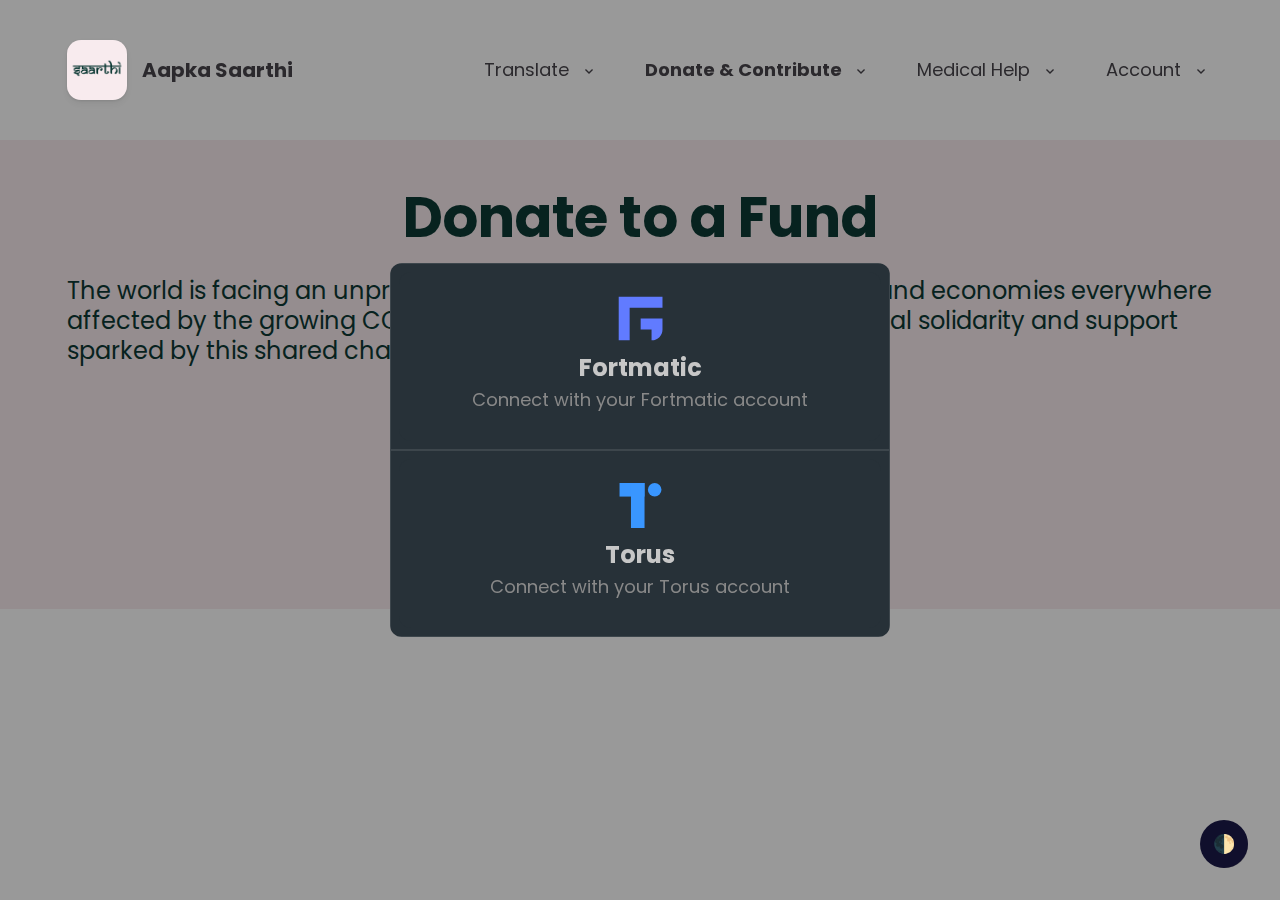
<file: donate-fund.html>
<!doctype html>
<html lang="en">
    <head>
        <meta charset="utf-8">
        <title>Aapka Saarthi</title>
        <meta http-equiv="X-UA-Compatible" content="IE=Edge">
        <meta name="viewport" content="width=device-width, initial-scale=1">

        <link rel="shortcut icon" href="/icons/favicon.ico">
        <meta name="apple-mobile-web-app-title" content="Aapka Saarthi">
        <meta name="application-name" content="Aapka Saarthi">
        <meta name="msapplication-TileColor" content="#ffffff">
        <meta name="msapplication-TileImage" content="/icons/mstile-144x144.png">
        <meta name="msapplication-config" content="/icons/browserconfig.xml">
        <link rel="apple-touch-icon" sizes="57x57" href="/icons/apple-icon-57x57.png">
        <link rel="apple-touch-icon" sizes="60x60" href="/icons/apple-icon-60x60.png">
        <link rel="apple-touch-icon" sizes="72x72" href="/icons/apple-icon-72x72.png">
        <link rel="apple-touch-icon" sizes="76x76" href="/icons/apple-icon-76x76.png">
        <link rel="apple-touch-icon" sizes="114x114" href="/icons/apple-icon-114x114.png">
        <link rel="apple-touch-icon" sizes="120x120" href="/icons/apple-icon-120x120.png">
        <link rel="apple-touch-icon" sizes="144x144" href="/icons/apple-icon-144x144.png">
        <link rel="apple-touch-icon" sizes="152x152" href="/icons/apple-icon-152x152.png">
        <link rel="apple-touch-icon" sizes="180x180" href="/icons/apple-icon-180x180.png">
        <link rel="icon" type="image/png" sizes="192x192"  href="/icons/android-icon-192x192.png">
        <link rel="icon" type="image/png" sizes="32x32" href="/icons/favicon-32x32.png">
        <link rel="icon" type="image/png" sizes="96x96" href="/icons/favicon-96x96.png">
        <link rel="icon" type="image/png" sizes="16x16" href="/icons/favicon-16x16.png">
        <link rel="manifest" href="manifest.json">
        <meta name="msapplication-TileColor" content="#38EF7D">
        <meta name="msapplication-TileImage" content="/icons/ms-icon-144x144.png">
        <meta name="theme-color" content="#38EF7D">

        <link href="https://fonts.googleapis.com/css?family=Poppins:400,700" rel="stylesheet">
        <link rel="stylesheet" media="all" href="css/bootstrap.min.css">
        <link rel="stylesheet" media="all" href="css/saarthi.css">
        <link rel="stylesheet" media="all" href="css/custom.css">

        <style>
          .darkmode-layer {
            z-index: 60 !important;
          }
          .darkmode-toggle{
            z-index: 61 !important;
          }
        </style>

      </head>
  <body>
    <div class="page">
      <header class="header header-main">
        <div class="container">
          <nav class="navbar navbar-expand-lg">
            <a class="navbar-brand" href="dashboard.html">
              <div class="navbar-logo">
                <img class="navbar-pic" src="icons/favicon.png" alt="Saarthi Icon">
              </div>
              <div class="navbar-group">
                <div class="navbar-title">Aapka Saarthi</div>
              </div>
            </a>
            <button class="navbar-toggler" type="button" data-toggle="collapse" data-target="#navbarDropdown" aria-controls="navbarDropdown" aria-expanded="false" aria-label="Toggle navigation">
              <span class="navbar-toggler-icon"></span>
            </button>
            <div class="collapse navbar-collapse" id="navbarDropdown">
              <ul class="navbar-nav">
                <li class="nav-item">
                  <a class="nav-link nav-link-drop" href="#">
                    <span>Translate</span>
                    <svg class="nav-arrow" xmlns="http://www.w3.org/2000/svg" width="8" height="5" viewBox="0 0 8 5">
                      <polygon points=".94 0 4 3.09 7.06 0 8 .951 4 5 0 .951" />
                    </svg>
                  </a>
                  <div class="nav-drop">
                    <div class="row" style="cursor: pointer;">
                      <div class="col-md-3">
                        <a class="nav-group" id="t-english" onClick="window.location.reload()">
                          <div class="nav-title skip-translate">English</div>
                        </a>
                      </div>
                      <div class="col-md-3">
                        <a class="nav-group" id="t-hindi" onClick="translatePage('hi')">
                          <div class="nav-title skip-translate">हिंदी</div>
                        </a>
                      </div>
                      <div class="col-md-3">
                        <a class="nav-group" id="t-bengali" onClick="translatePage('bn')">
                          <div class="nav-title skip-translate">বাঙ্গালী</div>
                        </a>
                      </div>
                      <div class="col-md-3">
                        <a class="nav-group" id="t-marathi" onClick="translatePage('mr')">
                          <div class="nav-title skip-translate">मराठी</div>
                        </a>
                      </div>
                      <div class="col-md-3">
                        <a class="nav-group" id="t-gujarati" onClick="translatePage('gu')">
                          <div class="nav-title skip-translate">ગુજરાતી</div>
                        </a>
                      </div>
                      <div class="col-md-3">
                        <a class="nav-group" id="t-malayalam" onClick="translatePage('ml')">
                          <div class="nav-title skip-translate" >മലയാളം</div>
                        </a>
                      </div>
                      <div class="col-md-3">
                        <a class="nav-group" id="t-punjabi" onClick="translatePage('pa')">
                          <div class="nav-title skip-translate">ਪੰਜਾਬੀ</div>
                        </a>
                      </div>
                      <div class="col-md-3">
                        <a class="nav-group" id="t-tamil" onClick="translatePage('ta')">
                          <div class="nav-title skip-translate">தமிழ்</div>
                        </a>
                      </div>
                      <div class="col-md-3">
                        <a class="nav-group" id="t-telugu" onClick="translatePage('te')">
                          <div class="nav-title skip-translate">తెలుగు</div>
                        </a>
                      </div>
                      <div class="col-md-3">
                        <a class="nav-group" id="t-urdu" onClick="translatePage('ur')">
                          <div class="nav-title skip-translate">اردو</div>
                        </a>
                      </div>
                      <div class="col-md-3">
                        <a class="nav-group" id="t-arabic" onClick="translatePage('ar')">
                          <div class="nav-title skip-translate">عربى</div>
                        </a>
                      </div>
                    </div>
                  </div>
                </li>
                <li class="nav-item">
                  <a class="nav-link active nav-link-drop" href="#">
                    <span>Donate & Contribute</span>
                    <svg class="nav-arrow" xmlns="http://www.w3.org/2000/svg" width="8" height="5" viewBox="0 0 8 5">
                      <polygon points=".94 0 4 3.09 7.06 0 8 .951 4 5 0 .951" />
                    </svg>
                  </a>
                  <div class="nav-drop">
                    <div class="row">

                      <div class="col-md-6">
                        <a class="nav-group" href="donate-fund.html">
                          <div class="nav-title">Donate to a Relief Fund</div>
                          <div class="nav-text">Provide Hostipals with monetory relief directly, to help combat this pandemic.</div>
                        </a>
                      </div>
                      <div class="col-md-6">
                        <a class="nav-group" href="donate-campaign.html">
                          <div class="nav-title">Donate to a Campaign</div>
                          <div class="nav-text">Provide Hostipals with monetory relief directly, to help combat this pandemic.</div>
                        </a>
                      </div>
                      <!-- <div class="col-md-6">
                        <a class="nav-group" href="https://github.com/aapkasaarthi/node" target="_blank">
                          <div class="nav-title">Contribute Resources</div>
                          <div class="nav-text">Contribute spare computing power or datasets towards research.</div>
                        </a>
                      </div>
                      <div class="col-md-6">
                        <a class="nav-group" href="contributors.html">
                          <div class="nav-title">View Contributors</div>
                          <div class="nav-text">View the devices connected to the network, helping power Saarthi.</div>
                        </a>
                      </div> -->
                    </div>
                  </div>
                </li>
                <li class="nav-item">
                  <a class="nav-link nav-link-drop" href="#">
                    <span>Medical Help</span>
                    <svg class="nav-arrow" xmlns="http://www.w3.org/2000/svg" width="8" height="5" viewBox="0 0 8 5">
                      <polygon points=".94 0 4 3.09 7.06 0 8 .951 4 5 0 .951" />
                    </svg>
                  </a>
                  <div class="nav-drop">
                    <div class="row">
                      <div class="col-md-6">
                        <a class="nav-group" href="store.html">
                          <div class="nav-title">Store Medical Records</div>
                          <div class="nav-text">Provide Hostipals with monetory relief directly, to help combat this pandemic.</div>
                        </a>
                      </div>
                      <div class="col-md-6">
                        <a class="nav-group" href="medical-history.html">
                          <div class="nav-title">View Medical History</div>
                          <div class="nav-text">Provide Hostipals with monetory relief directly, to help combat this pandemic.</div>
                        </a>
                      </div>
                      <div class="col-md-6">
                        <a class="nav-group" href="reports.html">
                          <div class="nav-title">Anonymous Reports</div>
                          <div class="nav-text">View live anonymous whistleblower reports across the globe safeguarded by Ethereum</div>
                        </a>
                      </div>
                      <div class="col-md-6">
                        <a class="nav-group" href="contribute-research.html">
                          <div class="nav-title">Contribute towards Research</div>
                          <div class="nav-text">Provide Hostipals with monetory relief directly, to help combat this pandemic.</div>
                        </a>
                      </div>
                    </div>
                  </div>
                </li>
                <li class="nav-item">
                  <a class="nav-link nav-link-drop" href="#">
                    <span>Account</span>
                    <svg class="nav-arrow" xmlns="http://www.w3.org/2000/svg" width="8" height="5" viewBox="0 0 8 5">
                      <polygon points=".94 0 4 3.09 7.06 0 8 .951 4 5 0 .951" />
                    </svg>
                  </a>
                  <div class="nav-drop">
                    <div class="row">
                      <div class="col-md-6">
                        <a class="nav-group" href="store.html">
                          <div class="nav-title" id="userAddress">0x000...000</div>
                          <div class="nav-text">Your Address</div>
                        </a>
                      </div>
                      <div class="col-md-6">
                        <a class="nav-group" href="store.html">
                          <div class="nav-title"id="userBalance">0.00 ETH</div>
                          <div class="nav-text">Your Balance</div>
                        </a>
                      </div>
                    </div>
                  </div>
                </li>
              </ul>
            </div>
          </nav>
        </div>
      </header>

      <div class="inner">
        <div class="section" style="background: #f8ebee;color: #0c3934;">
            <div class="container">
                <div>
                  <div class="title title-2" style="text-align: center;">Donate to a Fund</div>
                  <div class="sub-title title-4" style="width: 100%; text-align: left;">
                    The world is facing an unprecedented challenge with communities and economies everywhere affected by the growing COVID-19 pandemic.
                    The outpouring of global solidarity and support sparked by this shared challenge has been phenomenal.
                  </div>
                  <br/>
                  <div class="text-center">
                    <a class="btn btn-primary" onclick="openInExplorer('0x7a6a4cdf2136647902990bfd1e8ff03709ed2102')" target="_blank">
                      Track your Donations
                    </a>
                  </div>
                  <br/>
                </div>
                <div class="row mb-100" id="fundList">
                    <!-- <div class="col-md-4 mt-4">
                        <div class="card">
                            <div class="card-preview">
                              <img class="card-pic" src="/img/funds/WHO.jpg" alt="" style=" max-height: 100px; ">
                            </div>
                            <div class="title title-2">10.00 <span class="text-sm" style="margin-top:0;margin-bottom:0;"> ETH</span></div>
                            <div class="title title-3">WHO</div>
                            <div class="card-text">COVID-19 Solidarity Response Fund</div>
                            <div class="row form-group center" style="margin: 0 0 10px;">
                              <input class="form-control" type="number" placeholder="Donation Amount 💰" required="" id = "donationAmount1">
                            </div>
                            <button class="btn btn-primary" type="submit">Donate ❤️</button>
                        </div>
                    </div> -->
                </div>
              </div>
        </div>
      </div>
    </div>


      <script src="js/lib/ethers@5.0.26.min.js"></script>
      <script src="js/lib/jquery-3.5.1.slim.min.js"></script>
    <script src="js/lib/bootstrap.min.js"></script>
    <script src="js/lib/sweetalert2@9.js"></script>

      <script type="text/javascript" src="js/providers/web3modal.js"></script>
      <script type="text/javascript" src="js/providers/fortmatic.js"></script>
      <script type="text/javascript" src="js/providers/torus-embed.js"></script>


    <script src="js/translate.js"></script>
    <script src="js/saarthi.js"></script>
    <script src="js/globals.js"></script>
    <script src="js/index.js"></script>
    <script src="js/donate-fund.js"></script>
  </body>
  <script src="js/lib/darkmode-js.min.js"></script>
  <script>
    var options = {
      bottom: '32px',
      left: 'unset',
      right: '32px',
      time: '0.5s',
      mixColor: '#fff',
      backgroundColor: '#fff',
      buttonColorDark: '#100f2c',
      buttonColorLight: '#fff',
      saveInCookies: true,
      label: '🌓',
      autoMatchOsTheme: true
    }
    const darkmode = new Darkmode(options);
    darkmode.showWidget();
  </script>
</html>
</file>
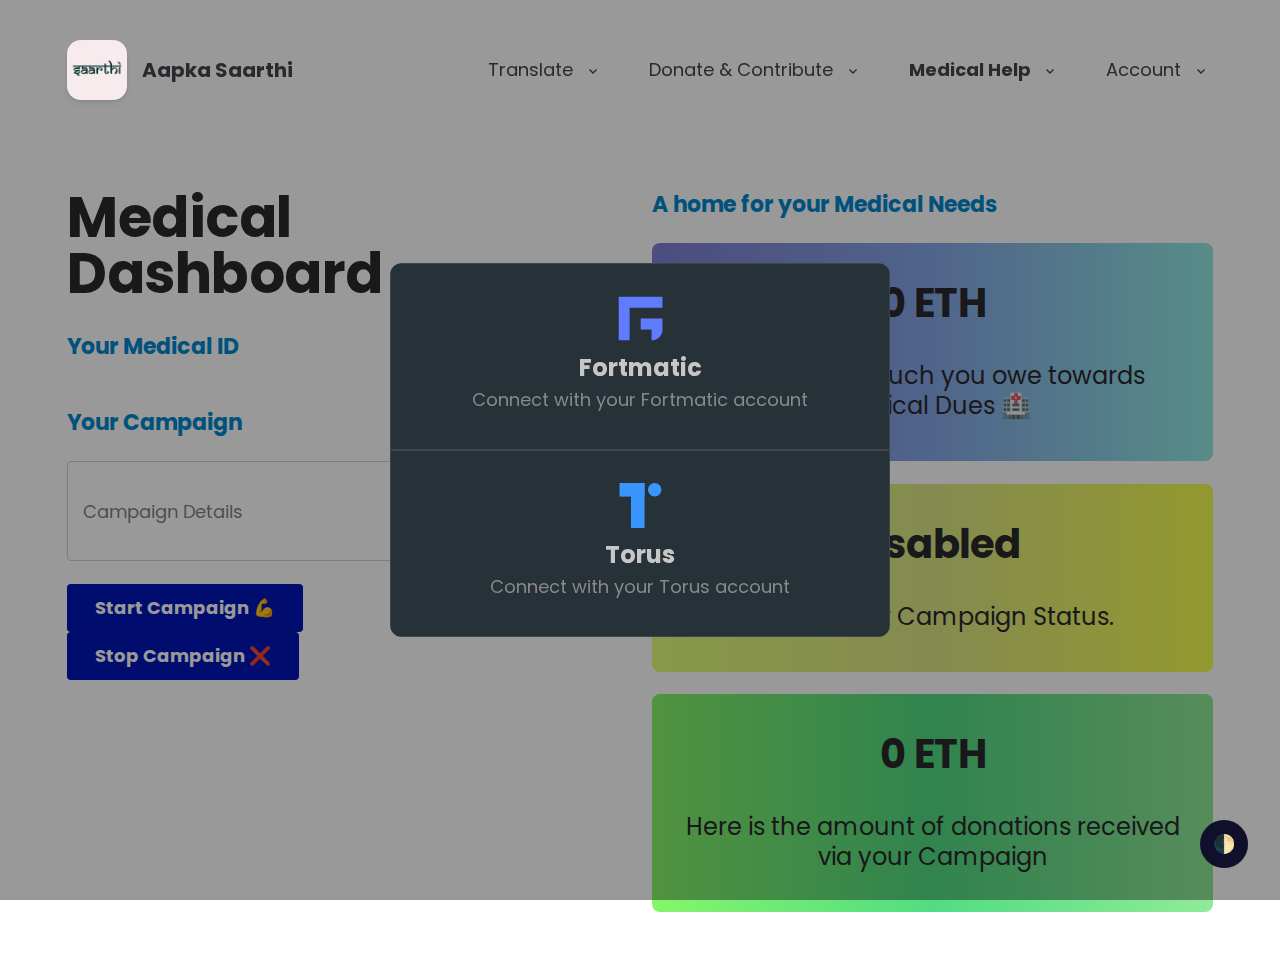
<file: medical-history.html>
<!doctype html>
  <html lang="en">
    <head>
      <meta charset="utf-8">
      <title>Aapka Saarthi</title>
      <meta http-equiv="X-UA-Compatible" content="IE=Edge">
      <meta name="viewport" content="width=device-width, initial-scale=1">

      <link rel="shortcut icon" href="/icons/favicon.ico">
      <meta name="apple-mobile-web-app-title" content="Aapka Saarthi">
      <meta name="application-name" content="Aapka Saarthi">
      <meta name="msapplication-TileColor" content="#ffffff">
      <meta name="msapplication-TileImage" content="/icons/mstile-144x144.png">
      <meta name="msapplication-config" content="/icons/browserconfig.xml">
      <link rel="apple-touch-icon" sizes="57x57" href="/icons/apple-icon-57x57.png">
      <link rel="apple-touch-icon" sizes="60x60" href="/icons/apple-icon-60x60.png">
      <link rel="apple-touch-icon" sizes="72x72" href="/icons/apple-icon-72x72.png">
      <link rel="apple-touch-icon" sizes="76x76" href="/icons/apple-icon-76x76.png">
      <link rel="apple-touch-icon" sizes="114x114" href="/icons/apple-icon-114x114.png">
      <link rel="apple-touch-icon" sizes="120x120" href="/icons/apple-icon-120x120.png">
      <link rel="apple-touch-icon" sizes="144x144" href="/icons/apple-icon-144x144.png">
      <link rel="apple-touch-icon" sizes="152x152" href="/icons/apple-icon-152x152.png">
      <link rel="apple-touch-icon" sizes="180x180" href="/icons/apple-icon-180x180.png">
      <link rel="icon" type="image/png" sizes="192x192"  href="/icons/android-icon-192x192.png">
      <link rel="icon" type="image/png" sizes="32x32" href="/icons/favicon-32x32.png">
      <link rel="icon" type="image/png" sizes="96x96" href="/icons/favicon-96x96.png">
      <link rel="icon" type="image/png" sizes="16x16" href="/icons/favicon-16x16.png">
      <link rel="manifest" href="manifest.json">
      <meta name="msapplication-TileColor" content="#38EF7D">
      <meta name="msapplication-TileImage" content="/icons/ms-icon-144x144.png">
      <meta name="theme-color" content="#38EF7D">

      <link href="https://fonts.googleapis.com/css?family=Poppins:400,700" rel="stylesheet">
      <link rel="stylesheet" media="all" href="css/bootstrap.min.css">
      <link rel="stylesheet" media="all" href="css/saarthi.css">
      <link rel="stylesheet" media="all" href="css/custom.css">
      <style>
        .darkmode-layer {
          z-index: 60 !important;
        }
        .darkmode-toggle{
          z-index: 61 !important;
        }
      </style>
    </head>
    <body>
      <div class="page">
        <header class="header header-main">
          <div class="container">
            <nav class="navbar navbar-expand-lg">
              <a class="navbar-brand" href="dashboard.html">
                <div class="navbar-logo">
                  <img class="navbar-pic" src="icons/favicon.png" alt="Saarthi Icon">
                </div>
                <div class="navbar-group">
                  <div class="navbar-title">Aapka Saarthi</div>
                </div>
              </a>
              <button class="navbar-toggler" type="button" data-toggle="collapse" data-target="#navbarDropdown" aria-controls="navbarDropdown" aria-expanded="false" aria-label="Toggle navigation">
                <span class="navbar-toggler-icon"></span>
              </button>
              <div class="collapse navbar-collapse" id="navbarDropdown">
                <ul class="navbar-nav">
                                  <li class="nav-item">
                  <a class="nav-link nav-link-drop" href="#">
                    <span>Translate</span>
                    <svg class="nav-arrow" xmlns="http://www.w3.org/2000/svg" width="8" height="5" viewBox="0 0 8 5">
                      <polygon points=".94 0 4 3.09 7.06 0 8 .951 4 5 0 .951" />
                    </svg>
                  </a>
                  <div class="nav-drop">
                    <div class="row" style="cursor: pointer;">
                      <div class="col-md-3">
                        <a class="nav-group" id="t-english" onClick="window.location.reload()">
                          <div class="nav-title skip-translate">English</div>
                        </a>
                      </div>
                      <div class="col-md-3">
                        <a class="nav-group" id="t-hindi" onClick="translatePage('hi')">
                          <div class="nav-title skip-translate">हिंदी</div>
                        </a>
                      </div>
                      <div class="col-md-3">
                        <a class="nav-group" id="t-bengali" onClick="translatePage('bn')">
                          <div class="nav-title skip-translate">বাঙ্গালী</div>
                        </a>
                      </div>
                      <div class="col-md-3">
                        <a class="nav-group" id="t-marathi" onClick="translatePage('mr')">
                          <div class="nav-title skip-translate">मराठी</div>
                        </a>
                      </div>
                      <div class="col-md-3">
                        <a class="nav-group" id="t-gujarati" onClick="translatePage('gu')">
                          <div class="nav-title skip-translate">ગુજરાતી</div>
                        </a>
                      </div>
                      <div class="col-md-3">
                        <a class="nav-group" id="t-malayalam" onClick="translatePage('ml')">
                          <div class="nav-title skip-translate" >മലയാളം</div>
                        </a>
                      </div>
                      <div class="col-md-3">
                        <a class="nav-group" id="t-punjabi" onClick="translatePage('pa')">
                          <div class="nav-title skip-translate">ਪੰਜਾਬੀ</div>
                        </a>
                      </div>
                      <div class="col-md-3">
                        <a class="nav-group" id="t-tamil" onClick="translatePage('ta')">
                          <div class="nav-title skip-translate">தமிழ்</div>
                        </a>
                      </div>
                      <div class="col-md-3">
                        <a class="nav-group" id="t-telugu" onClick="translatePage('te')">
                          <div class="nav-title skip-translate">తెలుగు</div>
                        </a>
                      </div>
                      <div class="col-md-3">
                        <a class="nav-group" id="t-urdu" onClick="translatePage('ur')">
                          <div class="nav-title skip-translate">اردو</div>
                        </a>
                      </div>
                      <div class="col-md-3">
                        <a class="nav-group" id="t-arabic" onClick="translatePage('ar')">
                          <div class="nav-title skip-translate">عربى</div>
                        </a>
                      </div>
                    </div>
                  </div>
                </li>
                  <li class="nav-item">
                    <a class="nav-link nav-link-drop" href="#">
                      <span>Donate & Contribute</span>
                      <svg class="nav-arrow" xmlns="http://www.w3.org/2000/svg" width="8" height="5" viewBox="0 0 8 5">
                        <polygon points=".94 0 4 3.09 7.06 0 8 .951 4 5 0 .951" />
                      </svg>
                    </a>
                    <div class="nav-drop">
                      <div class="row">

                        <div class="col-md-6">
                          <a class="nav-group" href="donate-fund.html">
                            <div class="nav-title">Donate to a Relief Fund</div>
                            <div class="nav-text">Provide Hostipals with monetory relief directly, to help combat this pandemic.</div>
                          </a>
                        </div>
                        <div class="col-md-6">
                          <a class="nav-group" href="donate-campaign.html">
                            <div class="nav-title">Donate to a Campaign</div>
                            <div class="nav-text">Provide Hostipals with monetory relief directly, to help combat this pandemic.</div>
                          </a>
                        </div>
                        <div class="col-md-6">
                          <a class="nav-group" href="https://github.com/aapkasaarthi/node" target="_blank">
                            <div class="nav-title">Contribute Resources</div>
                            <div class="nav-text">Contribute spare computing power or datasets towards research.</div>
                          </a>
                        </div>
                        <div class="col-md-6">
                          <a class="nav-group" href="contributors.html">
                            <div class="nav-title">View Contributors</div>
                            <div class="nav-text">View the devices connected to the network, helping power Saarthi.</div>
                          </a>
                        </div>
                      </div>
                    </div>
                  </li>
                  <li class="nav-item">
                    <a class="nav-link active nav-link-drop" href="#">
                      <span>Medical Help</span>
                      <svg class="nav-arrow" xmlns="http://www.w3.org/2000/svg" width="8" height="5" viewBox="0 0 8 5">
                        <polygon points=".94 0 4 3.09 7.06 0 8 .951 4 5 0 .951" />
                      </svg>
                    </a>
                    <div class="nav-drop">
                      <div class="row">
                        <div class="col-md-6">
                          <a class="nav-group" href="store.html">
                            <div class="nav-title">Store Medical Records</div>
                            <div class="nav-text">Provide Hostipals with monetory relief directly, to help combat this pandemic.</div>
                          </a>
                        </div>
                        <div class="col-md-6">
                          <a class="nav-group" href="medical-history.html">
                            <div class="nav-title">View Medical History</div>
                            <div class="nav-text">Provide Hostipals with monetory relief directly, to help combat this pandemic.</div>
                          </a>
                        </div>
                        <div class="col-md-6">
                          <a class="nav-group" href="reports.html">
                            <div class="nav-title">Anonymous Reports</div>
                            <div class="nav-text">View live anonymous whistleblower reports across the globe safeguarded by Ethereum</div>
                          </a>
                        </div>
                        <div class="col-md-6">
                          <a class="nav-group" href="contribute-research.html">
                            <div class="nav-title">Contribute towards Research</div>
                            <div class="nav-text">Provide Hostipals with monetory relief directly, to help combat this pandemic.</div>
                          </a>
                        </div>
                      </div>
                    </div>
                  </li>
                  <li class="nav-item">
                    <a class="nav-link nav-link-drop" href="#">
                      <span>Account</span>
                      <svg class="nav-arrow" xmlns="http://www.w3.org/2000/svg" width="8" height="5" viewBox="0 0 8 5">
                        <polygon points=".94 0 4 3.09 7.06 0 8 .951 4 5 0 .951" />
                      </svg>
                    </a>
                    <div class="nav-drop">
                      <div class="row">
                        <div class="col-md-6">
                          <a class="nav-group" href="store.html">
                            <div class="nav-title" id="userAddress">0x000...000</div>
                            <div class="nav-text">Your Address</div>
                          </a>
                        </div>
                        <div class="col-md-6">
                          <a class="nav-group" href="store.html">
                            <div class="nav-title"id="userBalance">0.00 ETH</div>
                            <div class="nav-text">Your Balance</div>
                          </a>
                        </div>
                      </div>
                    </div>
                  </li>

                </ul>
              </div>
            </nav>
          </div>
        </header>

        <div class="inner">
          <div class="section">
            <div class="container">

                <div class="row">
                    <div class="col-md-6 mb-5 mb-lg-0">
                      <div class="wrap">
                        <div class="title title-2">Medical Dashboard</div>
                        <div class="theme" style="color: #0189D1">Your Medical ID</div>
                        <div>
                          <center>
                            <div id="qrcode"></div>
                          </center>
                        </div>
                        <br>
                        <div class="theme" style="color: #0189D1">Your Campaign</div>
                        <div class="row form-group" style="max-width: 500px;margin: 0px;" >
                            <input class="form-control" type="text" placeholder="Campaign Details" required="" name="campDetails" id="campDetails" style="height: 100px;">
                        </div>
                        <br/>
                        <button class="btn btn-primary" id="campStart" onclick="toggleCampaign()">Start Campaign 💪</button>
                        <button class="btn btn-primary" id="campStop" onclick="toggleCampaign()">Stop Campaign ❌</button>
                        <br/><br/>

                      </div>
                    </div>
                    <div class="col-md-6">
                      <div class="theme" style="color: #0189D1">A home for your Medical Needs</div>
                      <div class="card" style="cursor:pointer;min-height: fit-content !important;  background: linear-gradient(to right, #7f7fd5, #86a8e7, #91eae4);">
                        <div class="title title-3"><span id="medicalDues">0</span> ETH</div>
                        <div class="card-text">Here is how much you owe towards Medical Dues 🏥</div>
                      </div>
                      <br/>
                      <div class="card" style="cursor:pointer;min-height: fit-content !important;  background: linear-gradient(to right, #e3fd7a, #dde786, #f4ff4e);">
                        <div class="title title-3"><span id="campaignStatus">Disabled</div>
                        <div class="card-text">Here is your Campaign Status.</div>
                      </div>
                      <br/>
                      <div class="card" style="cursor:pointer;min-height: fit-content !important;  background: linear-gradient(to right,#86f56b, #52dc83, #91ea98);">
                        <div class="title title-3"><span id="donationsReceived">0</span> ETH</div>
                        <div class="card-text">Here is the amount of donations received via your Campaign</div>
                      </div>

                    </div>
                  </div>
            </div>
          </div>
        </div>
      </div>

      <script src="js/lib/ethers@5.0.26.min.js"></script>
      <script src="js/lib/jquery-3.5.1.slim.min.js"></script>
      <script src="js/lib/bootstrap.min.js"></script>
      <script src="js/lib/sweetalert2@9.js"></script>

      <script type="text/javascript" src="js/providers/web3modal.js"></script>
      <script type="text/javascript" src="js/providers/fortmatic.js"></script>
      <script type="text/javascript" src="js/providers/torus-embed.js"></script>

      <script src="js/lib/qrcode.min.js"></script>

      <script src="js/translate.js"></script>
      <script src="js/saarthi.js"></script>

      <script src="js/globals.js"></script>
      <script src="js/medical-history.js"></script>
      <script src="js/index.js"></script>

    </body>
    <script src="js/lib/darkmode-js.min.js"></script>
    <script>
      var options = {
        bottom: '32px',
        left: 'unset',
        right: '32px',
        time: '0.5s',
        mixColor: '#fff',
        backgroundColor: '#fff',
        buttonColorDark: '#100f2c',
        buttonColorLight: '#fff',
        saveInCookies: true,
        label: '🌓',
        autoMatchOsTheme: true
      }
      const darkmode = new Darkmode(options);
      darkmode.showWidget();
    </script>

  </html>
</file>
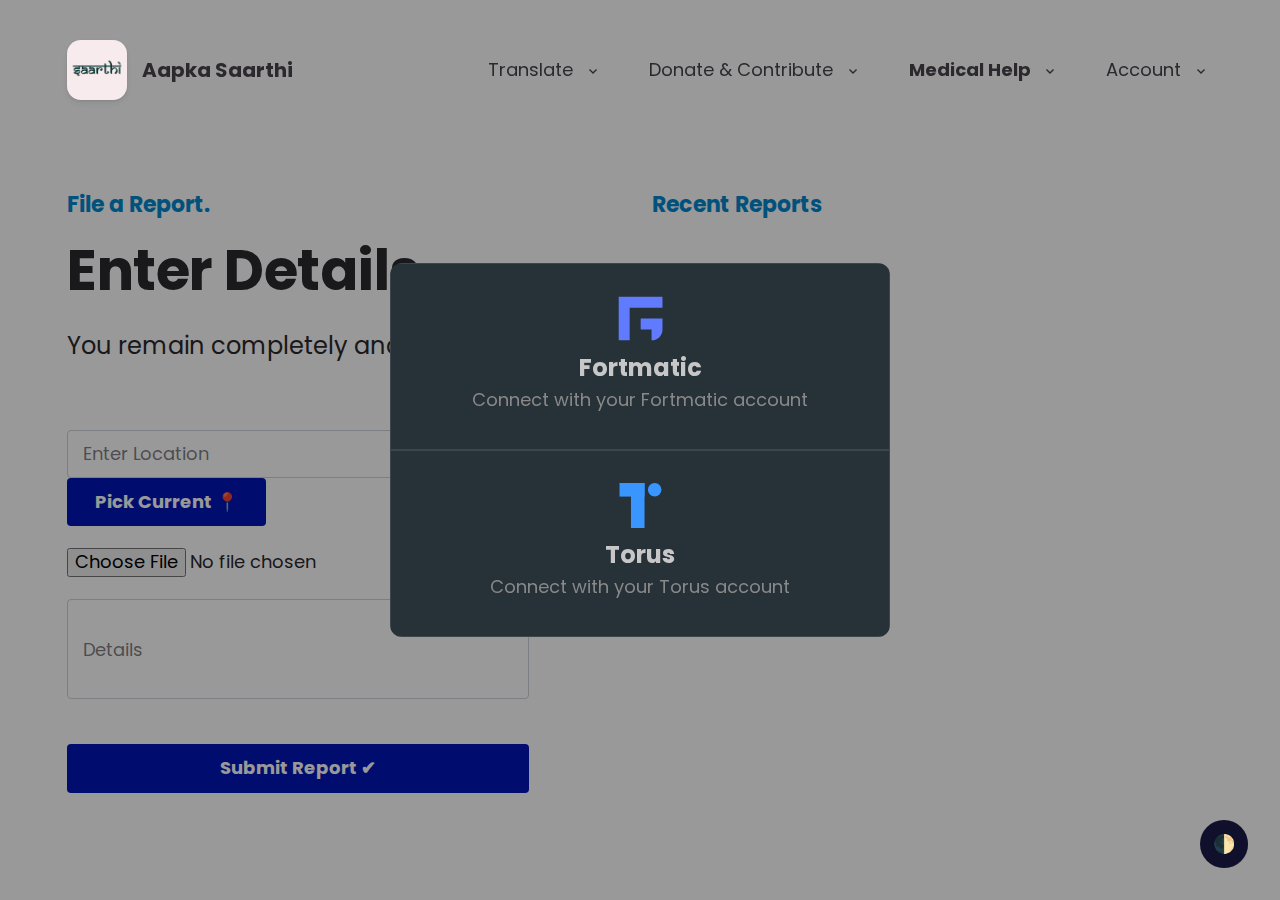
<file: reports.html>
<!doctype html>
  <html lang="en">
    <head>
      <meta charset="utf-8">
      <title>Aapka Saarthi</title>
      <meta http-equiv="X-UA-Compatible" content="IE=Edge">
      <meta name="viewport" content="width=device-width, initial-scale=1">

      <link rel="shortcut icon" href="/icons/favicon.ico">
      <meta name="apple-mobile-web-app-title" content="Aapka Saarthi">
      <meta name="application-name" content="Aapka Saarthi">
      <meta name="msapplication-TileColor" content="#ffffff">
      <meta name="msapplication-TileImage" content="/icons/mstile-144x144.png">
      <meta name="msapplication-config" content="/icons/browserconfig.xml">
      <link rel="apple-touch-icon" sizes="57x57" href="/icons/apple-icon-57x57.png">
      <link rel="apple-touch-icon" sizes="60x60" href="/icons/apple-icon-60x60.png">
      <link rel="apple-touch-icon" sizes="72x72" href="/icons/apple-icon-72x72.png">
      <link rel="apple-touch-icon" sizes="76x76" href="/icons/apple-icon-76x76.png">
      <link rel="apple-touch-icon" sizes="114x114" href="/icons/apple-icon-114x114.png">
      <link rel="apple-touch-icon" sizes="120x120" href="/icons/apple-icon-120x120.png">
      <link rel="apple-touch-icon" sizes="144x144" href="/icons/apple-icon-144x144.png">
      <link rel="apple-touch-icon" sizes="152x152" href="/icons/apple-icon-152x152.png">
      <link rel="apple-touch-icon" sizes="180x180" href="/icons/apple-icon-180x180.png">
      <link rel="icon" type="image/png" sizes="192x192"  href="/icons/android-icon-192x192.png">
      <link rel="icon" type="image/png" sizes="32x32" href="/icons/favicon-32x32.png">
      <link rel="icon" type="image/png" sizes="96x96" href="/icons/favicon-96x96.png">
      <link rel="icon" type="image/png" sizes="16x16" href="/icons/favicon-16x16.png">
      <link rel="manifest" href="manifest.json">
      <meta name="msapplication-TileColor" content="#38EF7D">
      <meta name="msapplication-TileImage" content="/icons/ms-icon-144x144.png">
      <meta name="theme-color" content="#38EF7D">

      <link href="https://fonts.googleapis.com/css?family=Poppins:400,700" rel="stylesheet">
      <link rel="stylesheet" media="all" href="css/bootstrap.min.css">
      <link rel="stylesheet" media="all" href="css/saarthi.css">
      <link rel="stylesheet" media="all" href="css/custom.css">
      <style>
        .darkmode-layer {
          z-index: 60 !important;
        }
        .darkmode-toggle{
          z-index: 61 !important;
        }
      </style>
    </head>
    <body>
      <div class="page">
        <header class="header header-main">
          <div class="container">
            <nav class="navbar navbar-expand-lg">
              <a class="navbar-brand" href="dashboard.html">
                <div class="navbar-logo">
                  <img class="navbar-pic" src="icons/favicon.png" alt="Saarthi Icon">
                </div>
                <div class="navbar-group">
                  <div class="navbar-title">Aapka Saarthi</div>
                </div>
              </a>
              <button class="navbar-toggler" type="button" data-toggle="collapse" data-target="#navbarDropdown" aria-controls="navbarDropdown" aria-expanded="false" aria-label="Toggle navigation">
                <span class="navbar-toggler-icon"></span>
              </button>
              <div class="collapse navbar-collapse" id="navbarDropdown">
                <ul class="navbar-nav">
                  <li class="nav-item">
                    <a class="nav-link nav-link-drop" href="#">
                      <span>Translate</span>
                      <svg class="nav-arrow" xmlns="http://www.w3.org/2000/svg" width="8" height="5" viewBox="0 0 8 5">
                        <polygon points=".94 0 4 3.09 7.06 0 8 .951 4 5 0 .951" />
                      </svg>
                    </a>
                    <div class="nav-drop">
                      <div class="row" style="cursor: pointer;">
                        <div class="col-md-3">
                          <a class="nav-group" id="t-english" onClick="window.location.reload()">
                            <div class="nav-title">English</div>
                          </a>
                        </div>
                        <div class="col-md-3">
                          <a class="nav-group" id="t-hindi" onClick="translatePage('hi')">
                            <div class="nav-title">हिंदी</div>
                          </a>
                        </div>
                        <div class="col-md-3">
                          <a class="nav-group" id="t-bengali" onClick="translatePage('bn')">
                            <div class="nav-title">বাঙ্গালী</div>
                          </a>
                        </div>
                        <div class="col-md-3">
                          <a class="nav-group" id="t-marathi" onClick="translatePage('mr')">
                            <div class="nav-title">मराठी</div>
                          </a>
                        </div>
                        <div class="col-md-3">
                          <a class="nav-group" id="t-gujarati" onClick="translatePage('gu')">
                            <div class="nav-title">ગુજરાતી</div>
                          </a>
                        </div>
                        <div class="col-md-3">
                          <a class="nav-group" id="t-malayalam" onClick="translatePage('ml')">
                            <div class="nav-title" >മലയാളം</div>
                          </a>
                        </div>
                        <div class="col-md-3">
                          <a class="nav-group" id="t-punjabi" onClick="translatePage('pa')">
                            <div class="nav-title">ਪੰਜਾਬੀ</div>
                          </a>
                        </div>
                        <div class="col-md-3">
                          <a class="nav-group" id="t-tamil" onClick="translatePage('ta')">
                            <div class="nav-title">தமிழ்</div>
                          </a>
                        </div>
                        <div class="col-md-3">
                          <a class="nav-group" id="t-telugu" onClick="translatePage('te')">
                            <div class="nav-title">తెలుగు</div>
                          </a>
                        </div>
                        <div class="col-md-3">
                          <a class="nav-group" id="t-urdu" onClick="translatePage('ur')">
                            <div class="nav-title">اردو</div>
                          </a>
                        </div>
                        <div class="col-md-3">
                          <a class="nav-group" id="t-arabic" onClick="translatePage('ar')">
                            <div class="nav-title">عربى</div>
                          </a>
                        </div>
                      </div>
                    </div>
                  </li>
                  <li class="nav-item">
                    <a class="nav-link nav-link-drop" href="#">
                      <span>Donate & Contribute</span>
                      <svg class="nav-arrow" xmlns="http://www.w3.org/2000/svg" width="8" height="5" viewBox="0 0 8 5">
                        <polygon points=".94 0 4 3.09 7.06 0 8 .951 4 5 0 .951" />
                      </svg>
                    </a>
                    <div class="nav-drop">
                      <div class="row">

                        <div class="col-md-6">
                          <a class="nav-group" href="donate-fund.html">
                            <div class="nav-title">Donate to a Relief Fund</div>
                            <div class="nav-text">Provide Hostipals with monetory relief directly, to help combat this pandemic.</div>
                          </a>
                        </div>
                        <div class="col-md-6">
                          <a class="nav-group" href="donate-campaign.html">
                            <div class="nav-title">Donate to a Campaign</div>
                            <div class="nav-text">Provide Hostipals with monetory relief directly, to help combat this pandemic.</div>
                          </a>
                        </div>
                        <div class="col-md-6">
                          <a class="nav-group" href="https://github.com/aapkasaarthi/node" target="_blank">
                            <div class="nav-title">Contribute Resources</div>
                            <div class="nav-text">Contribute spare computing power or datasets towards research.</div>
                          </a>
                        </div>
                        <div class="col-md-6">
                          <a class="nav-group" href="contributors.html">
                            <div class="nav-title">View Contributors</div>
                            <div class="nav-text">View the devices connected to the network, helping power Saarthi.</div>
                          </a>
                        </div>
                      </div>
                    </div>
                  </li>
                  <li class="nav-item">
                    <a class="nav-link active nav-link-drop" href="#">
                      <span>Medical Help</span>
                      <svg class="nav-arrow" xmlns="http://www.w3.org/2000/svg" width="8" height="5" viewBox="0 0 8 5">
                        <polygon points=".94 0 4 3.09 7.06 0 8 .951 4 5 0 .951" />
                      </svg>
                    </a>
                    <div class="nav-drop">
                      <div class="row">
                        <div class="col-md-6">
                          <a class="nav-group" href="store.html">
                            <div class="nav-title">Store Medical Records</div>
                            <div class="nav-text">Provide Hostipals with monetory relief directly, to help combat this pandemic.</div>
                          </a>
                        </div>
                        <div class="col-md-6">
                          <a class="nav-group" href="medical-history.html">
                            <div class="nav-title">View Medical History</div>
                            <div class="nav-text">Provide Hostipals with monetory relief directly, to help combat this pandemic.</div>
                          </a>
                        </div>
                        <div class="col-md-6">
                          <a class="nav-group" href="reports.html">
                            <div class="nav-title">Anonymous Reports</div>
                            <div class="nav-text">View live anonymous whistleblower reports across the globe safeguarded by Ethereum</div>
                          </a>
                        </div>
                        <div class="col-md-6">
                          <a class="nav-group" href="contribute-research.html">
                            <div class="nav-title">Contribute towards Research</div>
                            <div class="nav-text">Provide Hostipals with monetory relief directly, to help combat this pandemic.</div>
                          </a>
                        </div>
                      </div>
                    </div>
                  </li>
                  <li class="nav-item">
                    <a class="nav-link nav-link-drop" href="#">
                      <span>Account</span>
                      <svg class="nav-arrow" xmlns="http://www.w3.org/2000/svg" width="8" height="5" viewBox="0 0 8 5">
                        <polygon points=".94 0 4 3.09 7.06 0 8 .951 4 5 0 .951" />
                      </svg>
                    </a>
                    <div class="nav-drop">
                      <div class="row">
                        <div class="col-md-6">
                          <a class="nav-group" href="store.html">
                            <div class="nav-title" id="userAddress">0x000...000</div>
                            <div class="nav-text">Your Address</div>
                          </a>
                        </div>
                        <div class="col-md-6">
                          <a class="nav-group" href="store.html">
                            <div class="nav-title" id="userBalance">0.00 ETH</div>
                            <div class="nav-text">Your Balance</div>
                          </a>
                        </div>
                      </div>
                    </div>
                  </li>
                </ul>
              </div>
            </nav>
          </div>
        </header>

        <div class="inner">
          <div class="section">
            <div class="container">

                <div class="row">
                    <div class="col-md-6 mb-5 mb-lg-0">
                      <div class="wrap">
                        <div class="theme darkmode-ignore" style="color: #0189D1">File a Report.</div>
                        <div class="title title-2">Enter Details</div>
                        <div class="text">
                          You remain completely anonymous.
                        </div>
                        <br/>
                        <div class="row form-group" style="max-width: 500px;margin: 0px; ">
                            <input class="form-control" type="text" placeholder="Enter Location" required="" name="location" id="location" style=" width: fit-content; margin-right: 10px; ">
                            <button style="width: fit-content;"class="btn btn-primary" onclick="pickupCurrent()">Pick Current 📍</button>
                        </div>
                        <br/>
                        <form>
                          <input type="file" name="ipfsFile" id="ipfsFile"  />
                        </form>
                        <br />
                        <div class="row form-group" style="max-width: 500px;margin: 0px;" >
                            <input class="form-control" type="text" placeholder="Details" required="" name="details" id="details" style="height: 100px;">
                        </div>
                        <br/><br/>
                        <div class="row form-group" style="max-width: 500px;margin: 0px;" >
                            <button class="btn btn-primary" onclick="submitReport()">Submit Report ✔</button>
                        </div>

                      </div>
                    </div>
                    <div class="col-md-6">
                      <div class="theme" style="color: #0189D1">Recent Reports</div>
                      <div class="vacancy" id="fileList" style=" max-height: 70vh; overflow: auto; overflow-x: hidden; ">
                        <div class="row" id="reportList">
                            <!-- <div class="card" style="margin: 30px;">
                                <div class="title title-4">
                                    <a target="_blank" href="https://explorer.testnet.rsk.co/address/0xbeb71662ff9c08afef3866f85a6591d4aebe6e4e">
                                        Anonymous
                                    </a>
                                </div>
                                <a>
                                    <div class="card-text">
                                        Shorthand property to set values the thickness of the margin area. If left is omitted, it is the same as right. If bottom is omitted it is the same as top<br><br>
                                    </div>
                                    <button class="btn btn-primary" onclick="donate(1)" style="width:100%;">View on Map 🗺</button>
                                    <br/><br/>
                                    <button class="btn btn-primary" onclick="viewReport(1)" style="width:100%;">View Report 🕵️‍♀️</button>
                                </a>
                            </div> -->
                        </div>

                      </div>

                      <!-- <figure class="preview" style="display: none;" id="noTasks">
                        <img class="preview-pic" src="img/landing/nomodels.png" style="max-height: 400px;">
                      </figure> -->
                    </div>
                  </div>
            </div>
          </div>
        </div>
      </div>

      <script src="js/lib/ethers@5.0.26.min.js"></script>
      <script src="js/lib/jquery-3.5.1.slim.min.js"></script>
      <script src="js/lib/bootstrap.min.js"></script>
      <script src="js/lib/sweetalert2@9.js"></script>

      <script type="text/javascript" src="js/providers/web3modal.js"></script>
      <script type="text/javascript" src="js/providers/fortmatic.js"></script>
      <script type="text/javascript" src="js/providers/torus-embed.js"></script>

      <script src="js/lib/ipfs-http-client-lite.js"></script>

      <script src="js/translate.js"></script>
      <script src="js/saarthi.js"></script>

      <script src="js/globals.js"></script>
      <script src="js/report.js"></script>
      <script src="js/index.js"></script>

    </body>
    <script src="js/lib/darkmode-js.min.js"></script>
    <script>
      var options = {
        bottom: '32px',
        left: 'unset',
        right: '32px',
        time: '0.5s',
        mixColor: '#fff',
        backgroundColor: '#fff',
        buttonColorDark: '#100f2c',
        buttonColorLight: '#fff',
        saveInCookies: true,
        label: '🌓',
        autoMatchOsTheme: true
      }
      const darkmode = new Darkmode(options);
      darkmode.showWidget();
    </script>

  </html>
</file>
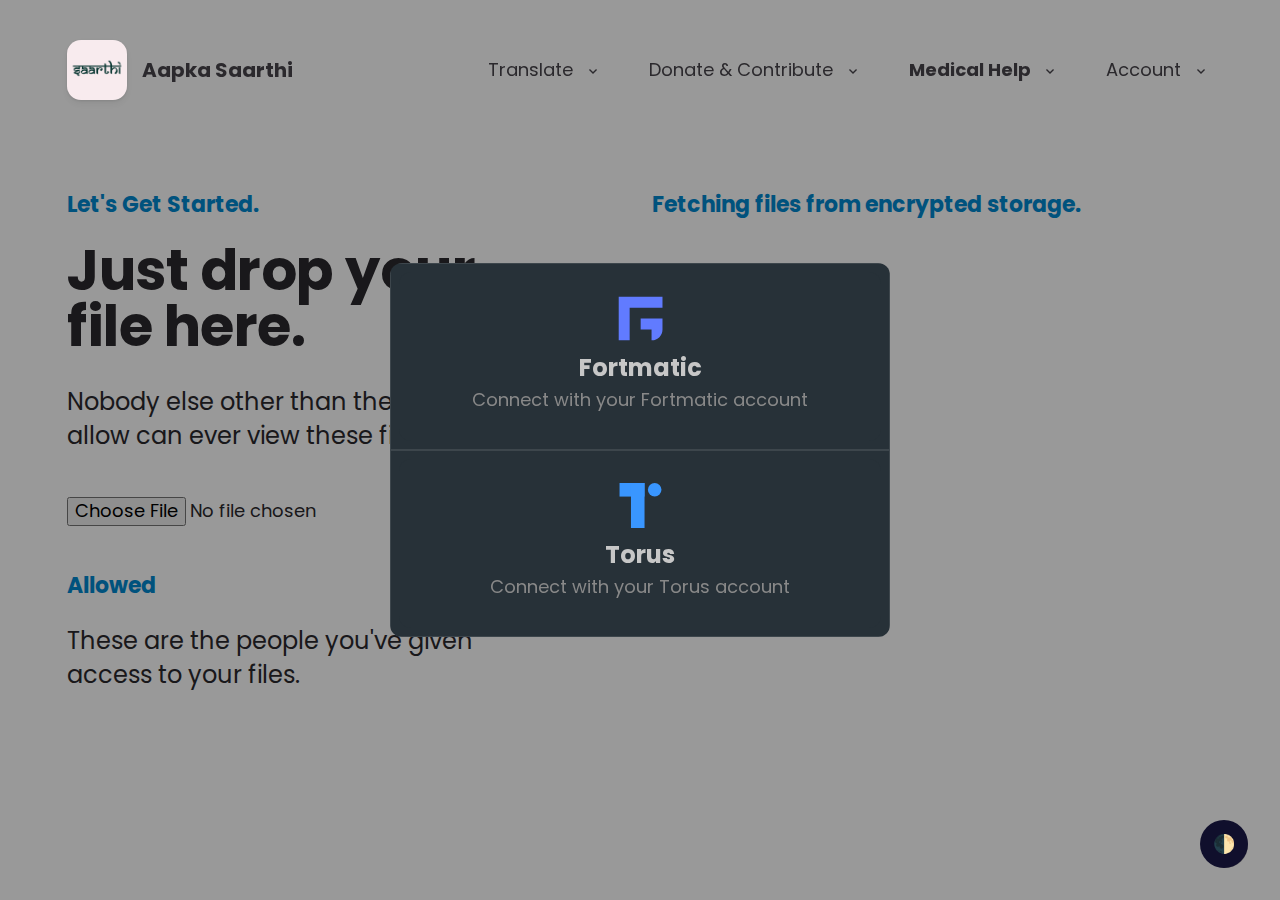
<file: store.html>
<!doctype html>
  <html lang="en">
    <head>
      <meta charset="utf-8">
      <title>Aapka Saarthi</title>
      <meta http-equiv="X-UA-Compatible" content="IE=Edge">
      <meta name="viewport" content="width=device-width, initial-scale=1">

      <link rel="shortcut icon" href="/icons/favicon.ico">
      <meta name="apple-mobile-web-app-title" content="Aapka Saarthi">
      <meta name="application-name" content="Aapka Saarthi">
      <meta name="msapplication-TileColor" content="#ffffff">
      <meta name="msapplication-TileImage" content="/icons/mstile-144x144.png">
      <meta name="msapplication-config" content="/icons/browserconfig.xml">
      <link rel="apple-touch-icon" sizes="57x57" href="/icons/apple-icon-57x57.png">
      <link rel="apple-touch-icon" sizes="60x60" href="/icons/apple-icon-60x60.png">
      <link rel="apple-touch-icon" sizes="72x72" href="/icons/apple-icon-72x72.png">
      <link rel="apple-touch-icon" sizes="76x76" href="/icons/apple-icon-76x76.png">
      <link rel="apple-touch-icon" sizes="114x114" href="/icons/apple-icon-114x114.png">
      <link rel="apple-touch-icon" sizes="120x120" href="/icons/apple-icon-120x120.png">
      <link rel="apple-touch-icon" sizes="144x144" href="/icons/apple-icon-144x144.png">
      <link rel="apple-touch-icon" sizes="152x152" href="/icons/apple-icon-152x152.png">
      <link rel="apple-touch-icon" sizes="180x180" href="/icons/apple-icon-180x180.png">
      <link rel="icon" type="image/png" sizes="192x192"  href="/icons/android-icon-192x192.png">
      <link rel="icon" type="image/png" sizes="32x32" href="/icons/favicon-32x32.png">
      <link rel="icon" type="image/png" sizes="96x96" href="/icons/favicon-96x96.png">
      <link rel="icon" type="image/png" sizes="16x16" href="/icons/favicon-16x16.png">
      <link rel="manifest" href="manifest.json">
      <meta name="msapplication-TileColor" content="#38EF7D">
      <meta name="msapplication-TileImage" content="/icons/ms-icon-144x144.png">
      <meta name="theme-color" content="#38EF7D">

      <link href="https://fonts.googleapis.com/css?family=Poppins:400,700" rel="stylesheet">
      <link rel="stylesheet" media="all" href="css/bootstrap.min.css">
      <link rel="stylesheet" media="all" href="css/saarthi.css">
      <link rel="stylesheet" media="all" href="css/custom.css">
      <style>
        .darkmode-layer {
          z-index: 60 !important;
        }
        .darkmode-toggle{
          z-index: 61 !important;
        }
      </style>
    </head>
    <body>
      <div class="page">
        <header class="header header-main">
          <div class="container">
            <nav class="navbar navbar-expand-lg">
              <a class="navbar-brand" href="dashboard.html">
                <div class="navbar-logo">
                  <img class="navbar-pic" src="icons/favicon.png" alt="Saarthi Icon">
                </div>
                <div class="navbar-group">
                  <div class="navbar-title">Aapka Saarthi</div>
                </div>
              </a>
              <button class="navbar-toggler" type="button" data-toggle="collapse" data-target="#navbarDropdown" aria-controls="navbarDropdown" aria-expanded="false" aria-label="Toggle navigation">
                <span class="navbar-toggler-icon"></span>
              </button>
              <div class="collapse navbar-collapse" id="navbarDropdown">
                <ul class="navbar-nav">
                  <li class="nav-item">
                    <a class="nav-link nav-link-drop" href="#">
                      <span>Translate</span>
                      <svg class="nav-arrow" xmlns="http://www.w3.org/2000/svg" width="8" height="5" viewBox="0 0 8 5">
                        <polygon points=".94 0 4 3.09 7.06 0 8 .951 4 5 0 .951" />
                      </svg>
                    </a>
                    <div class="nav-drop">
                      <div class="row" style="cursor: pointer;">
                        <div class="col-md-3">
                          <a class="nav-group" id="t-english" onClick="window.location.reload()">
                            <div class="nav-title">English</div>
                          </a>
                        </div>
                        <div class="col-md-3">
                          <a class="nav-group" id="t-hindi" onClick="translatePage('hi')">
                            <div class="nav-title">हिंदी</div>
                          </a>
                        </div>
                        <div class="col-md-3">
                          <a class="nav-group" id="t-bengali" onClick="translatePage('bn')">
                            <div class="nav-title">বাঙ্গালী</div>
                          </a>
                        </div>
                        <div class="col-md-3">
                          <a class="nav-group" id="t-marathi" onClick="translatePage('mr')">
                            <div class="nav-title">मराठी</div>
                          </a>
                        </div>
                        <div class="col-md-3">
                          <a class="nav-group" id="t-gujarati" onClick="translatePage('gu')">
                            <div class="nav-title">ગુજરાતી</div>
                          </a>
                        </div>
                        <div class="col-md-3">
                          <a class="nav-group" id="t-malayalam" onClick="translatePage('ml')">
                            <div class="nav-title" >മലയാളം</div>
                          </a>
                        </div>
                        <div class="col-md-3">
                          <a class="nav-group" id="t-punjabi" onClick="translatePage('pa')">
                            <div class="nav-title">ਪੰਜਾਬੀ</div>
                          </a>
                        </div>
                        <div class="col-md-3">
                          <a class="nav-group" id="t-tamil" onClick="translatePage('ta')">
                            <div class="nav-title">தமிழ்</div>
                          </a>
                        </div>
                        <div class="col-md-3">
                          <a class="nav-group" id="t-telugu" onClick="translatePage('te')">
                            <div class="nav-title">తెలుగు</div>
                          </a>
                        </div>
                        <div class="col-md-3">
                          <a class="nav-group" id="t-urdu" onClick="translatePage('ur')">
                            <div class="nav-title">اردو</div>
                          </a>
                        </div>
                        <div class="col-md-3">
                          <a class="nav-group" id="t-arabic" onClick="translatePage('ar')">
                            <div class="nav-title">عربى</div>
                          </a>
                        </div>
                      </div>
                    </div>
                  </li>
                  <li class="nav-item">
                    <a class="nav-link nav-link-drop" href="#">
                      <span>Donate & Contribute</span>
                      <svg class="nav-arrow" xmlns="http://www.w3.org/2000/svg" width="8" height="5" viewBox="0 0 8 5">
                        <polygon points=".94 0 4 3.09 7.06 0 8 .951 4 5 0 .951" />
                      </svg>
                    </a>
                    <div class="nav-drop">
                      <div class="row">

                        <div class="col-md-6">
                          <a class="nav-group" href="donate-fund.html">
                            <div class="nav-title">Donate to a Relief Fund</div>
                            <div class="nav-text">Provide Hostipals with monetory relief directly, to help combat this pandemic.</div>
                          </a>
                        </div>
                        <div class="col-md-6">
                          <a class="nav-group" href="donate-campaign.html">
                            <div class="nav-title">Donate to a Campaign</div>
                            <div class="nav-text">Provide Hostipals with monetory relief directly, to help combat this pandemic.</div>
                          </a>
                        </div>
                        <div class="col-md-6">
                          <a class="nav-group" href="https://github.com/aapkasaarthi/node" target="_blank">
                            <div class="nav-title">Contribute Resources</div>
                            <div class="nav-text">Contribute spare computing power or datasets towards research.</div>
                          </a>
                        </div>
                        <div class="col-md-6">
                          <a class="nav-group" href="contributors.html">
                            <div class="nav-title">View Contributors</div>
                            <div class="nav-text">View the devices connected to the network, helping power Saarthi.</div>
                          </a>
                        </div>
                      </div>
                    </div>
                  </li>
                  <li class="nav-item">
                    <a class="nav-link active nav-link-drop" href="#">
                      <span>Medical Help</span>
                      <svg class="nav-arrow" xmlns="http://www.w3.org/2000/svg" width="8" height="5" viewBox="0 0 8 5">
                        <polygon points=".94 0 4 3.09 7.06 0 8 .951 4 5 0 .951" />
                      </svg>
                    </a>
                    <div class="nav-drop">
                      <div class="row">
                        <div class="col-md-6">
                          <a class="nav-group" href="store.html">
                            <div class="nav-title">Store Medical Records</div>
                            <div class="nav-text">Provide Hostipals with monetory relief directly, to help combat this pandemic.</div>
                          </a>
                        </div>
                        <div class="col-md-6">
                          <a class="nav-group" href="medical-history.html">
                            <div class="nav-title">View Medical History</div>
                            <div class="nav-text">Provide Hostipals with monetory relief directly, to help combat this pandemic.</div>
                          </a>
                        </div>
                        <div class="col-md-6">
                          <a class="nav-group" href="reports.html">
                            <div class="nav-title">Anonymous Reports</div>
                            <div class="nav-text">View live anonymous whistleblower reports across the globe safeguarded by Ethereum</div>
                          </a>
                        </div>
                        <div class="col-md-6">
                          <a class="nav-group" href="contribute-research.html">
                            <div class="nav-title">Contribute towards Research</div>
                            <div class="nav-text">Provide Hostipals with monetory relief directly, to help combat this pandemic.</div>
                          </a>
                        </div>
                      </div>
                    </div>
                  </li>
                  <li class="nav-item">
                    <a class="nav-link nav-link-drop" href="#">
                      <span>Account</span>
                      <svg class="nav-arrow" xmlns="http://www.w3.org/2000/svg" width="8" height="5" viewBox="0 0 8 5">
                        <polygon points=".94 0 4 3.09 7.06 0 8 .951 4 5 0 .951" />
                      </svg>
                    </a>
                    <div class="nav-drop">
                      <div class="row">
                        <div class="col-md-6">
                          <a class="nav-group" href="store.html">
                            <div class="nav-title" id="userAddress">0x000...000</div>
                            <div class="nav-text">Your Address</div>
                          </a>
                        </div>
                        <div class="col-md-6">
                          <a class="nav-group" href="store.html">
                            <div class="nav-title" id="userBalance">0.00 ETH</div>
                            <div class="nav-text">Your Balance</div>
                          </a>
                        </div>
                      </div>
                    </div>
                  </li>
                </ul>
              </div>
            </nav>
          </div>
        </header>

        <div class="inner">
          <div class="section">
            <div class="container">

                <div class="row">
                    <div class="col-md-6 mb-5 mb-lg-0">
                      <div class="wrap">
                        <div class="theme darkmode-ignore" style="color: #0189D1">Let's Get Started.</div>
                        <div class="title title-2">Just drop your file here.</div>
                        <div class="text">
                          Nobody else other than the ones you allow can ever view these files.
                        </div>

                        <form>
                            <input type="file" name="ipfsFile" id="ipfsFile"  />
                            <br /><br /><br />
                        </form>
                        <div class="theme" style="color: #0189D1">Allowed</div>
                        <div class="text">
                          These are the people you've given access to your files.
                        </div>
                        <div class="vacancy" id="allowed"></div>
                      </div>
                    </div>
                    <div class="col-md-6">
                      <div class="theme" style="color: #0189D1" id="tasksTitle">Fetching files from encrypted storage.</div>
                      <div class="vacancy" id="fileList"></div>

                      <!-- <figure class="preview" style="display: none;" id="noTasks">
                        <img class="preview-pic" src="img/landing/nomodels.png" style="max-height: 400px;">
                      </figure> -->
                    </div>
                  </div>
            </div>
          </div>
        </div>
      </div>

      <script src="js/lib/ethers@5.0.26.min.js"></script>
      <script src="js/lib/jquery-3.5.1.slim.min.js"></script>
      <script src="js/lib/bootstrap.min.js"></script>
      <script src="js/lib/sweetalert2@9.js"></script>
      <script src="js/lib/3box@1.22.2.js"></script>

      <script type="text/javascript" src="js/providers/web3modal.js"></script>
      <script type="text/javascript" src="js/providers/fortmatic.js"></script>
      <script type="text/javascript" src="js/providers/torus-embed.js"></script>

      <script src="js/lib/ipfs-http-client-lite.js"></script>
      <script src="js/lib/buffer@5.2.1.js"></script>

      <script src="js/translate.js"></script>
      <script src="js/saarthi.js"></script>

      <script src="js/globals.js"></script>
      <script src="js/store.js"></script>
      <script src="js/storage-utility.js"></script>
      <script src="js/index.js"></script>

    </body>
    <script src="js/lib/darkmode-js.min.js"></script>
    <script>
      var options = {
        bottom: '32px',
        left: 'unset',
        right: '32px',
        time: '0.5s',
        mixColor: '#fff',
        backgroundColor: '#fff',
        buttonColorDark: '#100f2c',
        buttonColorLight: '#fff',
        saveInCookies: true,
        label: '🌓',
        autoMatchOsTheme: true
      }
      const darkmode = new Darkmode(options);
      darkmode.showWidget();
    </script>

  </html>
</file>
<file: css/saarthi.css>
body{font-family:'Poppins',sans-serif;font-size:18px;color:#2b292d;line-height:1.25}body.touch-device .nav-drop.visible{display:block}body:not(.touch-device) .nav-item:hover .nav-drop{display:block}a{color:#0016b9;-webkit-transition:opacity .2s,color .2s;-o-transition:opacity .2s,color .2s;transition:opacity .2s,color .2s}a:hover{opacity:1;color:#26339b;text-decoration:none}img{max-width:100%}label{margin-bottom:10px;font-size:16px;font-weight:700;line-height:1.375}.form-group{margin-bottom:30px}.form-control{height:48px;padding:12px 15px;font-family:'Poppins',sans-serif;font-size:18px}.form-control::-webkit-input-placeholder{color:rgba(43,41,45,.6)}.form-control::-ms-input-placeholder{color:rgba(43,41,45,.6)}.form-control::placeholder{color:rgba(43,41,45,.6)}.form-control:focus{border-color:#0016b9;-webkit-box-shadow:0 0 0 .2rem rgba(48,65,196,.25);box-shadow:0 0 0 .2rem rgba(48,65,196,.25)}textarea.form-control{height:auto}.btn{padding:12px 28px;border:0;font-size:18px;font-weight:700;line-height:1.34}.btn-primary,.carousel-indicators li.active:before{background:#0016b9}.btn-primary:hover{background:#2b3ab0}.btn-secondary{background:#fff;-webkit-box-shadow:0 1px 3px 0 rgba(0,0,0,.1),0 4px 6px 0 rgba(0,0,0,.05),inset 0 1px 0 0 rgba(255,255,255,.1);box-shadow:0 1px 3px 0 rgba(0,0,0,.1),0 4px 6px 0 rgba(0,0,0,.05),inset 0 1px 0 0 rgba(255,255,255,.1);color:#2b292d}.btn-outline-primary{padding:11px 27px;border:1px solid #0016b9;background:0 0;color:#0016b9}.btn-outline-primary:hover{background:#0016b9;border-color:#0016b9;color:#fff}.btn-outline-primary:active{background:#2b3ab0;border-color:#2b3ab0;color:#fff}.btn-group-simple .btn{width:100%;margin-bottom:15px}.btn-outline-primary:not(:disabled):not(.disabled).active,.btn-outline-primary:not(:disabled):not(.disabled):active,.btn-primary:not(:disabled):not(.disabled).active,.btn-primary:not(:disabled):not(.disabled):active,.show>.btn-outline-primary.dropdown-toggle,.show>.btn-primary.dropdown-toggle{background:#26339b}.btn-outline-primary:not(:disabled):not(.disabled).active,.btn-outline-primary:not(:disabled):not(.disabled):active,.show>.btn-outline-primary.dropdown-toggle{border-color:transparent}.btn-outline-primary.focus,.btn-outline-primary:focus,.btn-outline-primary:not(:disabled):not(.disabled).active:focus,.btn-outline-primary:not(:disabled):not(.disabled):active:focus,.btn-primary.focus,.btn-primary:focus,.btn-primary:not(:disabled):not(.disabled).active:focus,.btn-primary:not(:disabled):not(.disabled):active:focus,.show>.btn-outline-primary.dropdown-toggle:focus,.show>.btn-primary.dropdown-toggle:focus{-webkit-box-shadow:0 0 0 .2rem rgba(48,65,196,.5);box-shadow:0 0 0 .2rem rgba(48,65,196,.5)}.page{display:-webkit-box;display:-ms-flexbox;display:flex;min-height:100vh;-webkit-box-orient:vertical;-webkit-box-direction:normal;-ms-flex-direction:column;flex-direction:column}.page-inner{-webkit-box-flex:1;-ms-flex:1 0 auto;flex:1 0 auto}.container{max-width:1170px}.container-sm{max-width:780px}.carousel-indicators{position:static;margin:28px 0 0}.carousel-indicators li,.socials{display:-webkit-box;display:-ms-flexbox;display:flex}.carousel-indicators li{width:20px;height:20px;background:0 0;border:0;opacity:1;text-indent:0;margin:0}.carousel-indicators li:before{content:'';display:inline-block;width:8px;height:8px;margin:auto;background:rgba(43,41,45,.1);border-radius:50%;-webkit-transition:background .2s;-o-transition:background .2s;transition:background .2s}.socials{margin:0 -10px;-webkit-box-align:center;-ms-flex-align:center;align-items:center}.socials-item{padding:10px;-webkit-transition:opacity .2s;-o-transition:opacity .2s;transition:opacity .2s}.socials-item:hover{opacity:.7}.navbar-expand-lg{padding:0}.navbar-brand{display:-webkit-box;display:-ms-flexbox;display:flex;margin:0 auto 0 0;padding:0;font-size:18px;color:#2b292d;-webkit-box-align:center;-ms-flex-align:center;align-items:center}.navbar-logo{margin-right:12px;-webkit-box-flex:0;-ms-flex:0 0 48px;flex:0 0 48px}.navbar-pic{display:block;max-width:100%;border-radius:8px;background:#fff;-webkit-box-shadow:0 1px 3px 0 rgba(0,0,0,.1),0 4px 6px 0 rgba(0,0,0,.05),inset 0 1px 0 0 rgba(255,255,255,.1);box-shadow:0 1px 3px 0 rgba(0,0,0,.1),0 4px 6px 0 rgba(0,0,0,.05),inset 0 1px 0 0 rgba(255,255,255,.1)}.navbar-title{font-size:20px;font-weight:700}.navbar-text{padding:0;opacity:.6}.navbar-toggler{position:absolute;top:-8px;right:-15px;width:59px;height:64px;padding:26px 20px;border:solid #e3e3e3;border-width:0 0 0 1px;border-radius:0}.navbar-toggler span,.navbar-toggler:after,.navbar-toggler:before{display:block;width:18px;height:2px;background:gray;-webkit-transition:width .2s,-webkit-transform .2s;-o-transition:transform .2s,width .2s;transition:transform .2s,width .2s;transition:transform .2s,width .2s,-webkit-transform .2s}.navbar-toggler:after,.navbar-toggler:before{content:''}.navbar-toggler span{margin:3px 0}.navbar-toggler:focus{outline:0}.navbar-toggler[aria-expanded=true]:before{-webkit-transform:translateY(5px) rotate(45deg);-ms-transform:translateY(5px) rotate(45deg);transform:translateY(5px) rotate(45deg)}.navbar-toggler[aria-expanded=true] span{-webkit-transform:rotate(-45deg);-ms-transform:rotate(-45deg);transform:rotate(-45deg)}.navbar-toggler[aria-expanded=true]:after{-webkit-transform:translateY(-5px) rotate(45deg);-ms-transform:translateY(-5px) rotate(45deg);transform:translateY(-5px) rotate(45deg)}.navbar-collapse{margin:8px -15px 0;padding:10px 15px;border-top:1px solid #e3e3e3}.navbar .btn{width:100%;margin:25px 0 0}.nav-item{position:relative}.nav-link{font-size:22px;color:#2b292d}.nav-link.active{font-weight:700}.accordion-head:hover .accordion-icon svg,.accordion-item.active .accordion-icon svg,.nav-link:hover .nav-arrow{fill:#0016b9}.nav-arrow{display:inline-block;margin-left:11px;fill:#2b292d;vertical-align:2px;-webkit-transition:fill .2s;-o-transition:fill .2s;transition:fill .2s}.nav-drop{display:none;padding-top:10px}.nav-group{display:block;margin-bottom:16px}.nav-group,.nav-group:hover{color:#2b292d}.nav-group:hover .nav-title{color:#0a009e}.nav-title{margin-bottom:8px;font-weight:700;-webkit-transition:color .2s;-o-transition:color .2s;transition:color .2s}.nav-text{line-height:1.45}.header{position:relative;padding:8px 0;background:#fff;-webkit-box-shadow:0 4px 16px 0 rgba(44,50,65,.08);box-shadow:0 4px 16px 0 rgba(44,50,65,.08);z-index:59}.header .navbar-text{display:none}.wrap .text+.accordion{margin-top:-20px}.theme,.title{margin-bottom:20px;font-size:22px;font-weight:700;line-height:1.333}.title{margin-bottom:28px;font-size:50px;letter-spacing:-.31px;line-height:1}.title-2,.title-3{margin-bottom:18px;font-size:40px}.title-3{margin-bottom:16px}.text,.title-4{font-size:24px;line-height:1.25}.text{margin-bottom:30px;line-height:1.41667}.text-sm{margin-bottom:26px;font-size:22px}.preview{margin:0;text-align:center}.preview-pic{max-width:100%}.preview-figcaption{margin-top:15px;font-size:14px;color:rgba(43,41,45,.6)}.preview-review{margin-top:30px}.section{position:relative;padding:50px 0;background:#fff}.section-nav{display:-webkit-box;display:-ms-flexbox;display:flex;margin:25px 0 -51px;overflow:auto}.section-link{margin-right:22px;padding:25px 8px;border-bottom:4px solid transparent;opacity:.6;color:#2b292d}.section-link:hover{opacity:1;color:#2b292d}.section-link.active{border-color:#2b292d;font-weight:700;opacity:1}.section-body{position:relative;z-index:2}.section-main{margin-top:-140px;padding:176px 0 34px;overflow:hidden}.section-main .title{max-width:520px}.section-main .text{max-width:600px;margin-bottom:32px}.section-main .preview{margin:20px -15px 0}.section-gray{background:#f4f5f7}.section-sm{padding:50px 0}.section-with-logos{padding:0 0 40px;overflow:hidden}.about{font-size:22px;line-height:1.45455}.about-title{margin-bottom:10px;font-size:22px;font-weight:700}.logos{margin:-1px -18px 52px -16px;text-align:center}.logos .col-lg-2{display:-webkit-box;display:-ms-flexbox;display:flex;height:96px;margin:0 -1px -1px 0;border:1px solid #e3e3e3;-webkit-box-align:center;-ms-flex-align:center;align-items:center;-webkit-box-pack:center;-ms-flex-pack:center;justify-content:center}.accordion-item{padding:20px 0;border:solid #dfdfe0;border-width:0 0 1px;color:#2b292d}.accordion-item.active{border-color:#0016b9;-webkit-box-shadow:0 -2px 0 0 #0016b9 inset;box-shadow:0 -2px 0 0 #0016b9 inset}.accordion-head:hover .accordion-title,.accordion-item.active .accordion-title{color:#0016b9}.accordion-item.active .accordion-body{display:block}.accordion-head{display:-webkit-box;display:-ms-flexbox;display:flex;-webkit-box-align:center;-ms-flex-align:center;align-items:center;cursor:pointer}.accordion-body{display:none;padding-top:12px}.accordion-icon{height:24px;margin-right:15px;-webkit-box-flex:0;-ms-flex:0 0 24px;flex:0 0 24px}.accordion-icon svg{width:100%;height:auto;margin:auto;-webkit-transition:fill .2s;-o-transition:fill .2s;transition:fill .2s}.accordion-title{font-size:22px;font-weight:700;-webkit-box-flex:1;-ms-flex:1 1 auto;flex:1 1 auto;-webkit-transition:color .2s;-o-transition:color .2s;transition:color .2s}.accordion-preview{margin-top:16px;}.review-single{padding:30px 20px;background:#fff;-webkit-box-shadow:0 1px 3px 0 rgba(0,0,0,.1),0 4px 6px 0 rgba(0,0,0,.05),inset 0 1px 0 0 rgba(255,255,255,.1);box-shadow:0 1px 3px 0 rgba(0,0,0,.1),0 4px 6px 0 rgba(0,0,0,.05),inset 0 1px 0 0 rgba(255,255,255,.1);border-bottom:4px solid #0185d0}.review-single .review-content{font-size:20px;line-height:1.4}.review-user{display:-webkit-box;display:-ms-flexbox;display:flex;margin-top:26px;font-size:16px;line-height:1.375;-webkit-box-align:center;-ms-flex-align:center;align-items:center}.review-preview{margin-right:10px;-webkit-box-flex:0;-ms-flex:0 0 40px;flex:0 0 40px}.review-pic{display:block;max-width:100%;border-radius:50%}.review-name{font-weight:700}.review-position{opacity:.6}.review-title{margin-bottom:28px;font-size:24px;font-weight:700;color:#0016b9}.review-text{margin:0 auto 34px;font-size:24px;line-height:1.41667}.hr{width:150px;height:1px;margin:36px 0;background:rgba(0,0,0,.1)}.link,.question-content a{border-bottom:1px solid;font-weight:700;-webkit-transition:border-color .2s,color .2s;-o-transition:border-color .2s,color .2s;transition:border-color .2s,color .2s}.link:hover,.question-content a:hover{border-color:transparent}.benefit{font-size:18px;line-height:1.44444}.benefit-content{margin-bottom:8px}.center{max-width:554px;margin:0 auto 50px;text-align:center}.center-lg{max-width:750px}.audience-item{display:block;height:100%;min-height:300px;padding:22px 24px 24px;background:#fff;-webkit-box-shadow:0 1px 3px 0 rgba(0,0,0,.1),0 4px 6px 0 rgba(0,0,0,.05),inset 0 1px 0 0 rgba(255,255,255,.1);box-shadow:0 1px 3px 0 rgba(0,0,0,.1),0 4px 6px 0 rgba(0,0,0,.05),inset 0 1px 0 0 rgba(255,255,255,.1);border-radius:8px;color:#2b292d;text-align:center;-webkit-transition:background .2s;-o-transition:background .2s;transition:background .2s}.audience-item:hover{background:#0016b9}.audience-item:hover .audience-title{color:#fff}.audience-preview{height:195px;margin-bottom:22px}.audience-title{font-size:22px;font-weight:700;-webkit-transition:color .2s;-o-transition:color .2s;transition:color .2s}.vacancy{max-width:520px;margin:0 auto}.vacancy-item{display:block;position:relative;padding:20px 70px 20px 20px;border:1px solid rgba(43,41,45,.2);border-radius:8px;color:#2b292d;-webkit-transition:background .2s,color .2s;-o-transition:background .2s,color .2s;transition:background .2s,color .2s}.vacancy-item:not(:last-child){margin-bottom:20px}.vacancy-title{margin-bottom:10px;font-size:22px;font-weight:700;-webkit-box-flex:0;-ms-flex:0 0 60%;flex:0 0 60%}.vacancy-text{font-size:16px;color:rgba(43,41,45,.6);-webkit-box-flex:0;-ms-flex:0 0 calc(40% - 28px);flex:0 0 calc(40% - 28px)}.vacancy-arrow{display:-webkit-box;display:-ms-flexbox;display:flex;position:absolute;top:0;right:0;bottom:0;width:50px;background:#d5d4d5;border-radius:0 7px 7px 0;-webkit-box-align:center;-ms-flex-align:center;align-items:center;-webkit-box-pack:center;-ms-flex-pack:center;justify-content:center}.vacancy-arrow svg{fill:rgba(43,41,45,.6);-webkit-transition:fill .2s;-o-transition:fill .2s;transition:fill .2s}.subscribe-content{margin-top:10px;font-size:14px;color:rgba(43,41,45,.6)}.subscribe-content a{text-decoration:underline}.subscribe-content a:hover{text-decoration:none}.subscribe .form-group{margin-bottom:15px}.subscribe .btn{width:100%}.apps{display:-webkit-box;display:-ms-flexbox;display:flex;margin-top:36px;-webkit-box-pack:center;-ms-flex-pack:center;justify-content:center}.apps-link:not(:last-child){margin-right:10px}.apps-link:hover{opacity:.5}.footer-section{padding:40px 0 15px}.footer-text{max-width:360px;margin:26px auto 0;opacity:.6;line-height:1.44444;text-align:center}.footer-category{margin-bottom:18px;font-size:22px;font-weight:700;line-height:1.27273}.footer-menu{display:-webkit-box;display:-ms-flexbox;display:flex;-webkit-box-align:start;-ms-flex-align:start;align-items:flex-start;-webkit-box-orient:vertical;-webkit-box-direction:normal;-ms-flex-direction:column;flex-direction:column}.footer-menu .footer-link{margin-bottom:14px}.footer-down{padding-bottom:15px}.footer-nav{display:-webkit-box;display:-ms-flexbox;display:flex;margin-bottom:10px}.footer-nav .footer-link{margin-right:20px;font-size:14px}.footer-link{color:rgba(43,41,45,.6)}.footer-link:hover{color:#0016b9}.footer .navbar-brand{display:block;text-align:center}.footer .navbar-logo{width:60px;margin:0 auto 20px}.footer .navbar-pic{border-radius:14px}.footer .hr{width:100%}.card{display:-webkit-box;display:-ms-flexbox;display:flex;min-height:100%;padding:30px 15px;border:0;border-radius:8px;text-align:center;-webkit-box-orient:vertical;-webkit-box-direction:normal;-ms-flex-direction:column;flex-direction:column;-webkit-transition:-webkit-box-shadow .2s;-o-transition:box-shadow .2s;transition:box-shadow .2s;transition:box-shadow .2s,-webkit-box-shadow .2s}.card-preview{margin-bottom:36px}.card-text{margin-bottom:32px;font-size:22px;line-height:1.25}.card-foot{margin-top:auto}.service{text-align:center}.service-preview{margin-bottom:20px}.service-icon{width:auto;max-height:30px}.service-text,.service-title{margin-bottom:8px}.service-title{font-size:20px;font-weight:700}.service-text{line-height:1.44444}.service-horz{border:1px solid #e3e3e3;border-radius:8px;padding:30px}.info{max-width:360px;margin:0 auto}.info-title{margin-bottom:8px;font-size:22px;font-weight:700}.info-content{margin-bottom:18px;font-size:18px;line-height:1.44444}.price{min-height:100%;border:1px solid rgba(43,41,45,.2);border-radius:8px;-webkit-transition:all .2s;-o-transition:all .2s;transition:all .2s}.price:hover{background:#fff;border-color:transparent;-webkit-box-shadow:0 13px 18px -8px rgba(0,0,0,.15),0 11px 55px 10px rgba(0,0,0,.07);box-shadow:0 13px 18px -8px rgba(0,0,0,.15),0 11px 55px 10px rgba(0,0,0,.07)}.price-section{margin:0 -1px;padding:30px 25px}.price-section:not(:last-child){border-bottom:1px solid rgba(43,41,45,.2)}.price-preview{margin-bottom:30px;text-align:center}.price-title{margin-bottom:14px;font-size:26px}.price-text{margin-bottom:20px;line-height:1.444}.price-value{margin-bottom:36px;font-size:22px}.price-period{font-size:18px;opacity:.4}.price-save{margin:0 -1px;padding:14px 25px;border-bottom:1px solid rgba(43,41,45,.2);color:rgba(43,41,45,.4);text-align:center}.price-save strong{color:#e22729}.price-list{padding:0;font-size:18px;line-height:1.44;list-style:none}.price-list li{position:relative;padding-left:27px}.price-list li:not(:last-child){margin-bottom:14px}.price-list li:before{content:'';position:absolute;top:6px;left:0;width:14px;height:11px;background-image:url([data-uri]);background-size:contain;background-repeat:no-repeat}.question{line-height:1.44}.content h2,.question-title{margin-bottom:8px;font-size:24px;font-weight:700}.question-content{font-size:22px}.content{font-size:24px;line-height:1.41667}.content h2{margin-bottom:26px;font-size:28px;line-height:1.2}.content ol,.content p,.content ul{margin-bottom:24px}.content ol+h2,.content p+h2,.content ul+h2{margin-top:44px}.content ol{padding-left:30px;border-left:6px solid #ffc52c;list-style-position:inside}.content li:not(:last-child){margin-bottom:24px}.mb-100{margin-bottom:60px}@media (min-width:768px){.btn-group-simple .btn{width:auto;margin:0 4px 0 0}.accordion-preview{position:absolute;top:0;left:calc(100% + 15px);width:calc(100% - 15px);z-index:10}.subscribe-form{display:-webkit-box;display:-ms-flexbox;display:flex}.subscribe .form-group{margin:0 10px 0 0;-webkit-box-flex:1;-ms-flex:1 0 auto;flex:1 0 auto}.subscribe .btn{width:auto}.service{text-align:left}.service-horz{display:-webkit-box;display:-ms-flexbox;display:flex;min-height:100%;-webkit-transition:border-color .2s,-webkit-box-shadow .2s;-o-transition:border-color .2s,box-shadow .2s;transition:border-color .2s,box-shadow .2s;transition:border-color .2s,box-shadow .2s,-webkit-box-shadow .2s;-webkit-box-align:center;-ms-flex-align:center;align-items:center}.service-horz:hover{border-color:transparent;-webkit-box-shadow:0 13px 18px -8px rgba(0,0,0,.15),0 11px 55px 10px rgba(0,0,0,.07);box-shadow:0 13px 18px -8px rgba(0,0,0,.15),0 11px 55px 10px rgba(0,0,0,.07)}.service-horz .service-preview{margin:0 40px 0 0;-webkit-box-flex:0;-ms-flex:0 0 120px;flex:0 0 120px}.price-margin-top{margin-top:73px;min-height:calc(100% - 50px)}.border-md-right{border-right:1px solid #e3e3e3}}@media (min-width:992px){.socials{margin:0;-webkit-box-pack:end;-ms-flex-pack:end;justify-content:flex-end}.navbar-logo{margin-right:15px;-webkit-box-flex:0;-ms-flex:0 0 60px;flex:0 0 60px}.navbar-pic{border-radius:14px}.navbar-toggler{height:70px}.navbar-collapse{margin:0;padding:0;border:0;-webkit-box-pack:end;-ms-flex-pack:end;justify-content:flex-end}.navbar .btn{width:auto;margin:0 0 0 50px}.nav-item{margin-left:36px;width: max-content;}.nav-link{padding:10px;font-size:18px}.nav-drop{position:absolute;top:74px;right:-40px;width:612px;padding:30px 30px 0;background:#fff;-webkit-box-shadow:0 13px 18px -8px rgba(0,0,0,.15),0 29px 45px 4px rgba(0,0,0,.08),0 11px 55px 10px rgba(0,0,0,.07);box-shadow:0 13px 18px -8px rgba(0,0,0,.15),0 29px 45px 4px rgba(0,0,0,.08),0 11px 55px 10px rgba(0,0,0,.07);border-radius:8px}.nav-drop:after,.nav-drop:before{content:'';position:absolute}.nav-drop:before{bottom:100%;right:0;width:100%;height:32px}.nav-drop:after{top:-19px;right:80px;width:0;height:0;border-style:solid;border-width:0 15px 20px;border-color:transparent transparent #fff}.nav-group{margin-bottom:34px}.nav-title{font-size:22px}.header{padding:15px 0}.header-main{padding:40px 0;background:0 0;-webkit-box-shadow:none;box-shadow:none}.header .navbar-text{display:block}.wrap{max-width:462px}.theme{margin-bottom:24px}.title{margin-bottom:38px;font-size:80px;letter-spacing:-.5px}.title-2{margin-bottom:30px;font-size:56px}.title-3{font-size:40px}.title-4{font-size:24px}.text{margin-bottom:44px}.preview-review{position:absolute;bottom:0;left:calc(50% + 360px);width:274px;margin:0}.preview-mw{max-width:540px}.section{padding:50px 0}.section-nav{margin:45px 0 -111px}.section-link{margin-right:32px}.section-main{padding:176px 0 60px}.section-main .title{max-width:754px}.section-main .text{max-width:456px;margin-bottom:58px}.section-main .preview{position:absolute;top:56px;left:calc(50% - 50px);width:600px;z-index:-1}.section-sm{padding:64px 0}.section-with-logos{padding-top:40px}.about{max-width:520px}.logos{margin-bottom:100px}.logos .col-lg-2{height:auto;margin:0;border:0}.review-single{padding:30px}.review-text{max-width:750px}.center{margin-bottom:100px}.vacancy{max-width:750px}.vacancy-item{display:-webkit-box;display:-ms-flexbox;display:flex;padding:25px;-webkit-box-align:center;-ms-flex-align:center;align-items:center}.vacancy-item:hover{background:#0016b9;color:#fff}.vacancy-item:hover .vacancy-text{color:#fff}.vacancy-item:hover .vacancy-arrow svg{fill:#fff}.vacancy-title{margin:0;padding-right:20px}.vacancy-arrow{background:0 0}.apps{-webkit-box-pack:start;-ms-flex-pack:start;justify-content:flex-start}.footer-section{padding:44px 0 60px}.footer-text{margin:26px 0 0;text-align:left}.footer-category{padding-top:20px}.footer-down{padding:5px 0;border-top:1px solid #e3e3e3}.footer-nav{margin:0}.footer .navbar-brand{display:-webkit-box;display:-ms-flexbox;display:flex;text-align:left}.footer .navbar-logo{width:48px;margin:0 15px 0 0}.footer .hr{display:none}.card{padding:40px 25px}.card:hover{-webkit-box-shadow:0 13px 18px -8px rgba(0,0,0,.15),0 11px 55px 10px rgba(0,0,0,.07);box-shadow:0 13px 18px -8px rgba(0,0,0,.15),0 11px 55px 10px rgba(0,0,0,.07)}.card-text{font-size:24px}.price-margin-top{margin-top:50px}.mb-100{margin-bottom:100px}}@media (min-width:1200px){.section-main{padding-bottom:126px}.section-main .preview{top:6px;left:calc(50% - 100px);width:796px}.review-single{margin:0 -30px}.service-horz{padding:45px 35px 45px 45px}.service-horz .service-preview{-webkit-box-flex:0;-ms-flex:0 0 160px;flex:0 0 160px}}
/*# sourceMappingURL=foundation.css.map */
</file>
<file: css/custom.css>
.slidecontainer {
padding: 10px;
width: 100%;
}

.slider {
-webkit-appearance: none;
width: 100%;
height: 15px;
border-radius: 5px;
background: #d3d3d3;
outline: none;
opacity: 0.7;
-webkit-transition: .2s;
transition: opacity .2s;
}

.slider:hover {
opacity: 1;
}

.slider::-webkit-slider-thumb {
-webkit-appearance: none;
appearance: none;
width: 25px;
height: 25px;
border-radius: 50%;
background: rgb(0, 123, 189);
cursor: pointer;
}

.slider::-moz-range-thumb {
width: 25px;
height: 25px;
border-radius: 50%;
background: #0189D1;
cursor: pointer;
}
</file>
